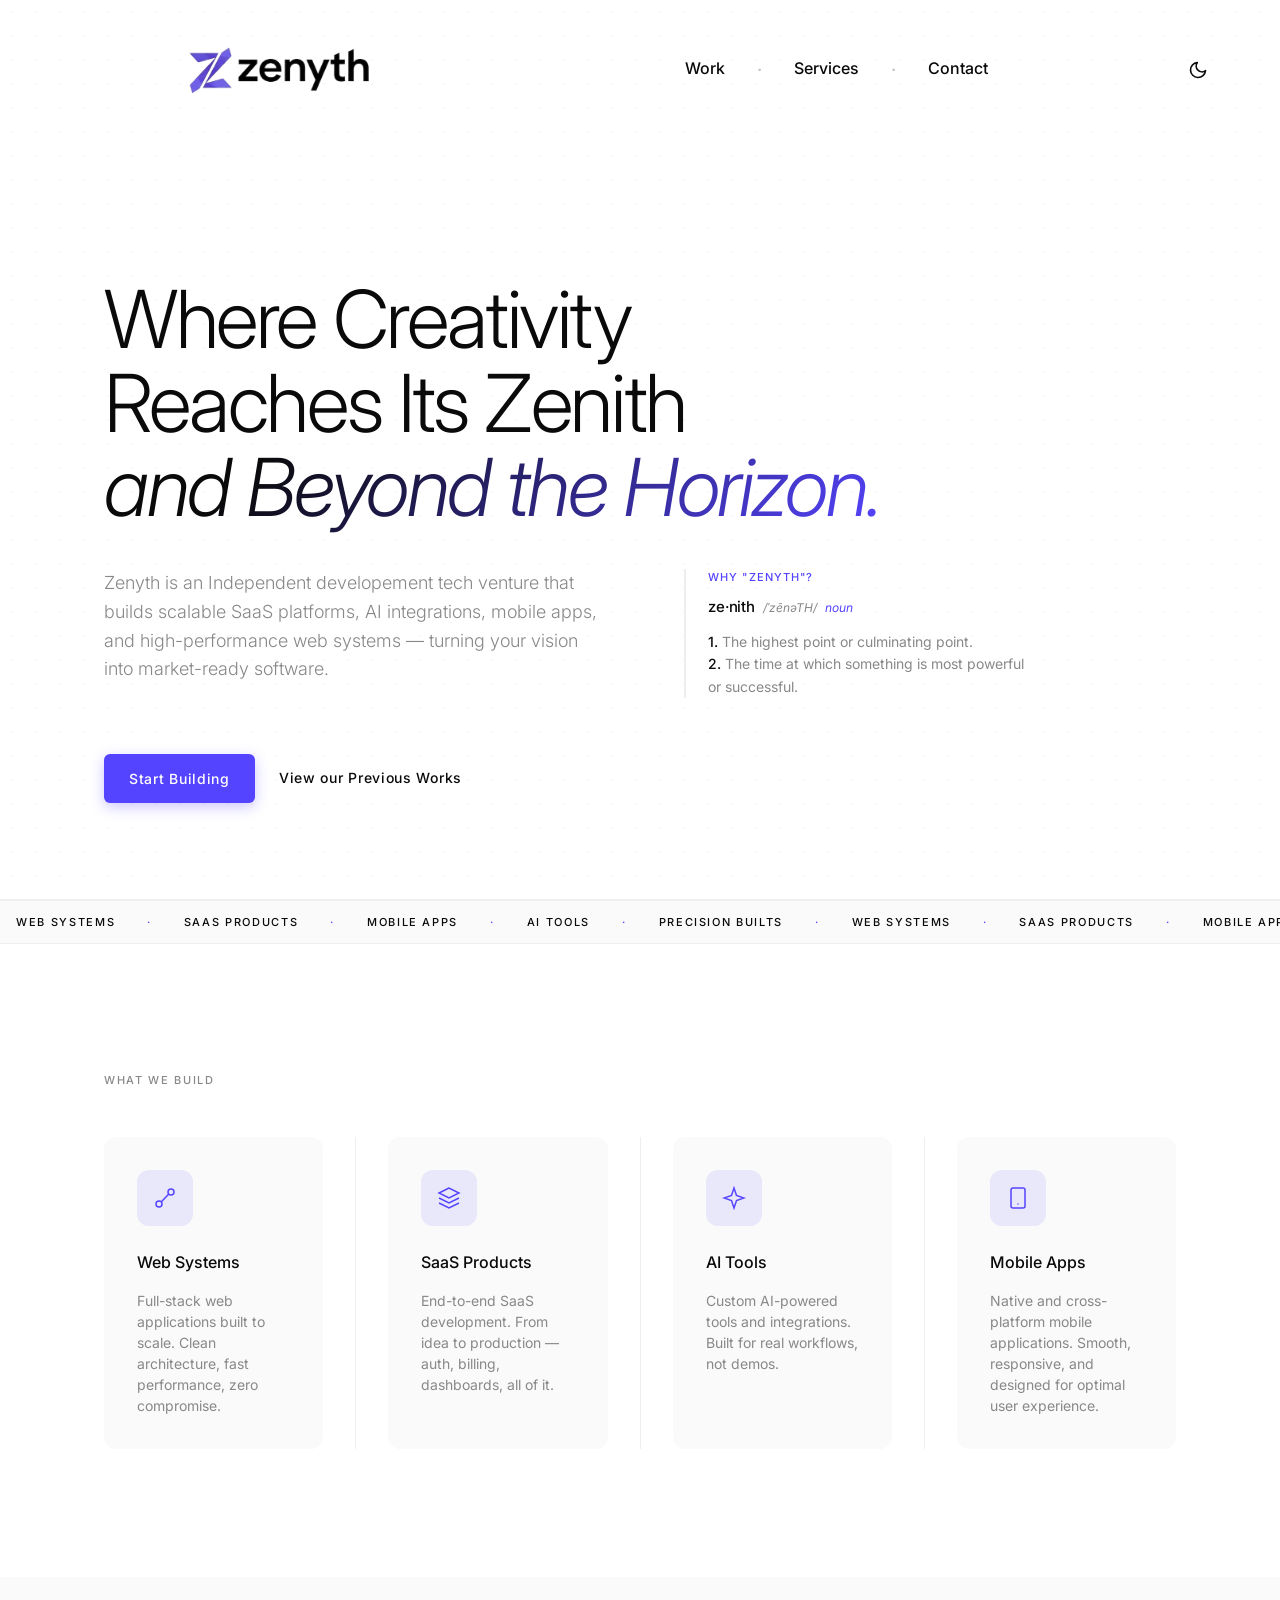
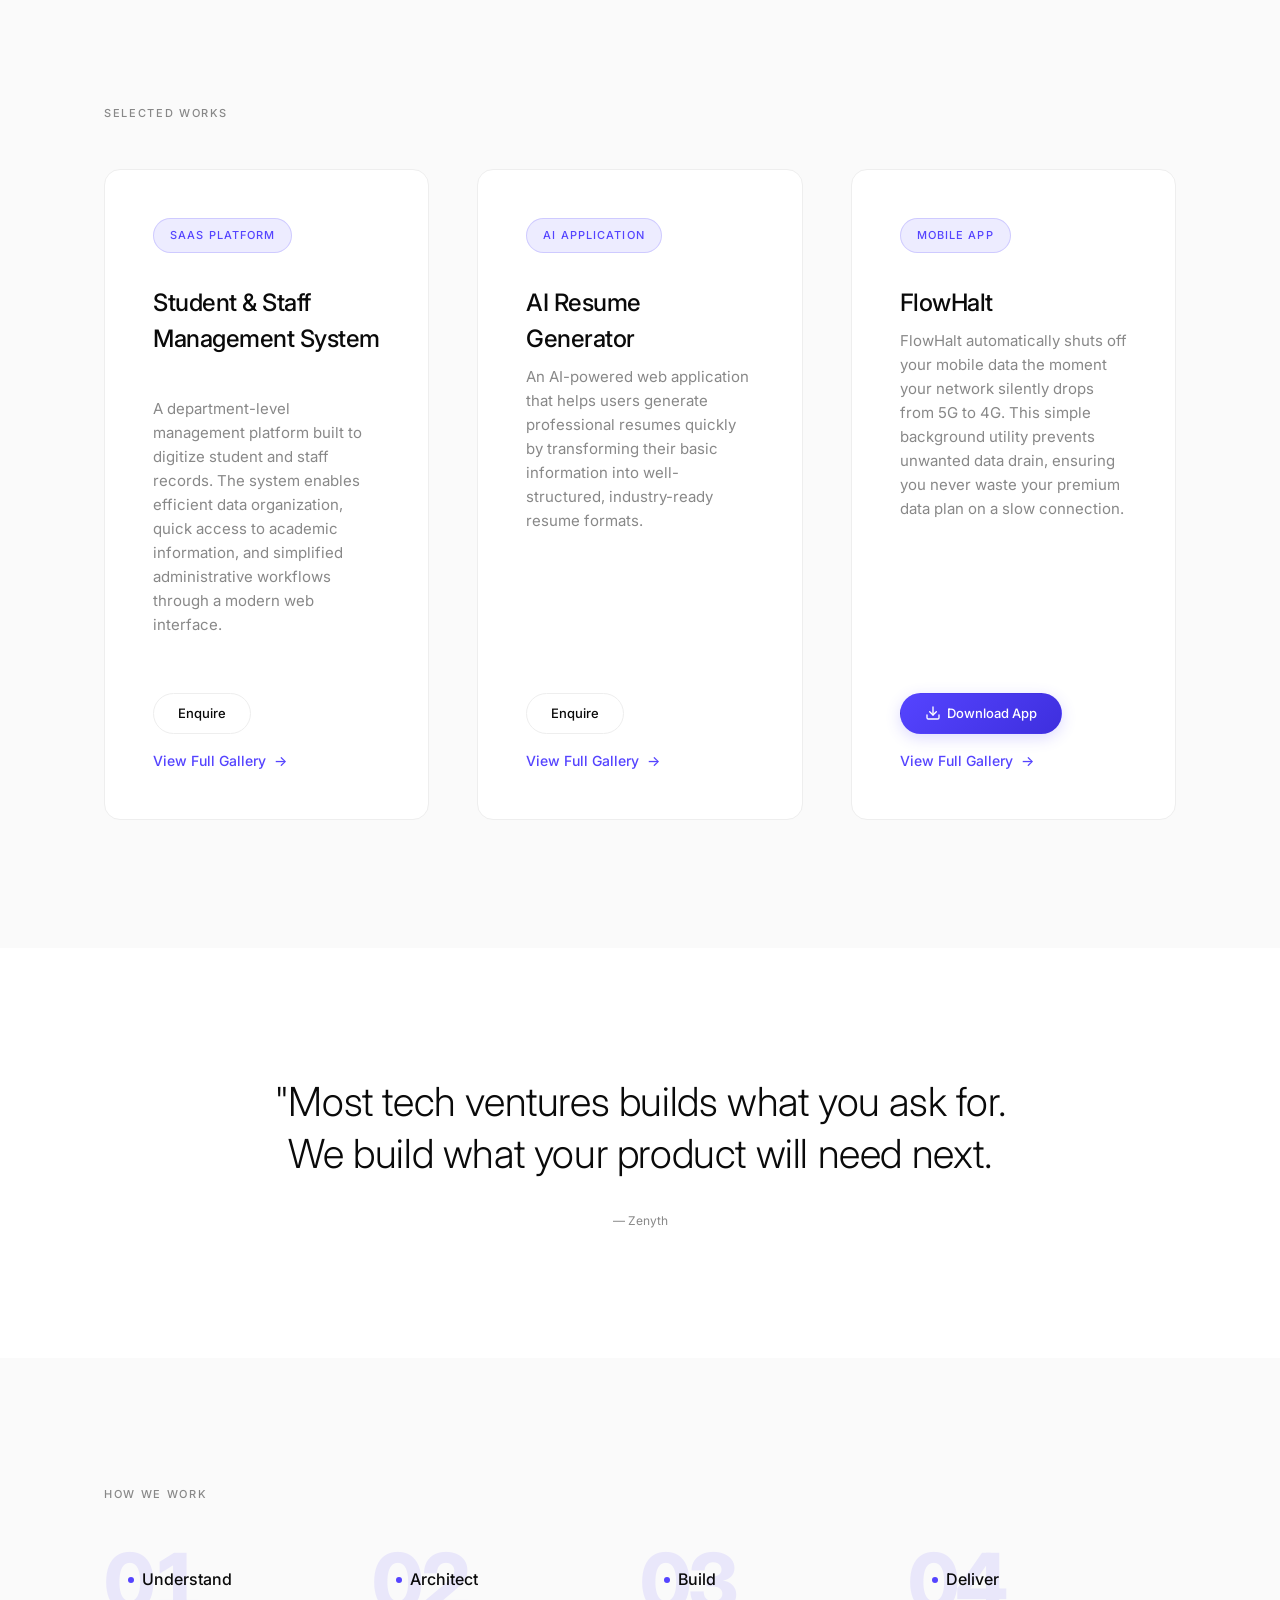
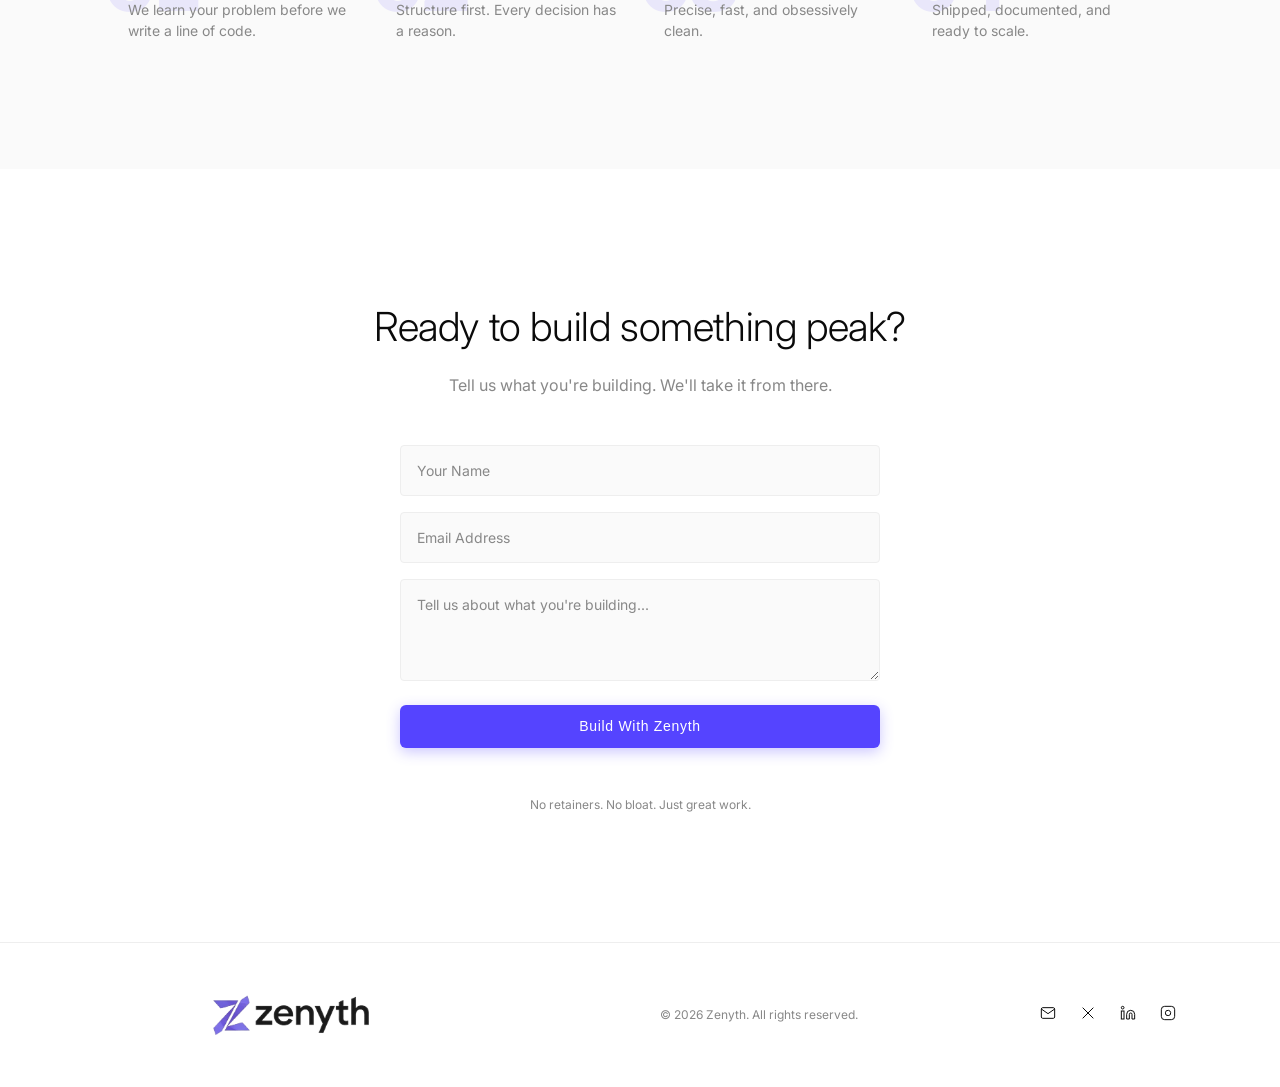
<file: index.html>
<!DOCTYPE html>
<html lang="en">
<head>
    <meta charset="UTF-8">
    <meta name="viewport" content="width=device-width, initial-scale=1.0">
    <!-- Heavy Technical SEO - OpenGraph, Twitter Cards, & Canonical -->
    <title>Zenyth | SaaS, AI Solutions & Web Development & Mobile Apps</title>
    <meta name="title" content="Zenyth | SaaS, AI Solutions & Web Development & Mobile Apps">
    <meta name="description" content="Zenyth is a tech venture specializing in scalable SaaS platforms, artificial intelligence integrations, and high-performance bespoke software engineering and mobile applications.">
    <meta name="keywords" content="SaaS development, AI solutions, web systems, custom software engineering, Zenyth, enterprise apps, digital product studio">
    <meta name="author" content="Zenyth">
    <meta name="robots" content="index, follow, max-image-preview:large, max-snippet:-1, max-video-preview:-1">
    <link rel="canonical" href="https://zenyth-in.vercel.app/">
    <meta name="theme-color" content="#ffffff">

    <!-- Open Graph (Facebook, LinkedIn) -->
    <meta property="og:type" content="website">
    <meta property="og:url" content="https://zenyth-in.vercel.app/">
    <meta property="og:title" content="Zenyth | SaaS/Web Applications & AI Solutions & Mobile Apps">
    <meta property="og:description" content="Zenyth is a tech venture specializing in scalable SaaS platforms, artificial intelligence integrations, and high-performance software.">
    <meta property="og:image" content="https://zenyth-in.vercel.app/zenyth_original.png">
    <meta property="og:site_name" content="Zenyth">

    <!-- Twitter Cards -->
    <meta name="twitter:card" content="summary_large_image">
    <meta name="twitter:url" content="https://zenyth-in.vercel.app/">
    <meta name="twitter:title" content="Zenyth | SaaS/Web Applications & AI Solutions & Mobile Apps">
    <meta name="twitter:description" content="Zenyth is a tech venture specializing in scalable SaaS platforms, artificial intelligence integrations, and high-performance software.">
    <meta name="twitter:image" content="https://zenyth-in.vercel.app/zenyth_original.png">

    <!-- LocalBusiness / Organization Schema (JSON-LD) -->
    <script type="application/ld+json">
    {
      "@context": "https://schema.org",
      "@graph": [
        {
          "@type": "Organization",
          "@id": "https://zenyth-in.vercel.app/#organization",
          "name": "Zenyth",
          "url": "https://zenyth-in.vercel.app/",
          "logo": {
            "@type": "ImageObject",
            "url": "https://zenyth-in.vercel.app/zenyth_original.png"
          },
          "description": "Zenyth is an independent tech venture that builds scalable SaaS platforms, AI integrations, and high-performance web systems.",
          "contactPoint": {
            "@type": "ContactPoint",
            "contactType": "customer support"
          }
        },
        {
          "@type": "WebSite",
          "@id": "https://zenyth-in.vercel.app/#website",
          "url": "https://zenyth-in.vercel.app/",
          "name": "Zenyth | Tech Development Studio",
          "publisher": {
            "@id": "https://zenyth-in.vercel.app/#organization"
          }
        }
      ]
    }
    </script>
    <link rel="preconnect" href="https://fonts.googleapis.com">
    <link rel="preconnect" href="https://fonts.gstatic.com" crossorigin>
    <link href="https://fonts.googleapis.com/css2?family=Inter:ital,wght@0,300;0,400;0,500;1,300;1,800&display=swap" rel="stylesheet">
    <link rel="icon" type="image/png" href="zenyth_original.png">
    <link rel="stylesheet" href="style.css?v=3">
</head>
<body>
    <!-- Navbar -->
    <nav class="navbar" id="navbar">
        <div class="nav-container">
            <div class="logo">
                <img src="zenyth_icon-with-text.png" alt="Zenyth Logo" class="nav-logo">
            </div>
            <div class="nav-links desktop-menu">
                <a href="#work" class="nav-link">Work</a>
                <span class="dot">·</span>
                <a href="#services" class="nav-link">Services</a>
                <span class="dot">·</span>
                <a href="#contact" class="nav-link">Contact</a>
            </div>
            <div class="nav-actions">
                <button id="themeToggle" class="theme-toggle-btn" aria-label="Toggle Theme">
                    <svg class="sun-icon" width="20" height="20" viewBox="0 0 24 24" fill="none" stroke="currentColor" stroke-width="2" stroke-linecap="round" stroke-linejoin="round" style="display: none;"><circle cx="12" cy="12" r="5"></circle><line x1="12" y1="1" x2="12" y2="3"></line><line x1="12" y1="21" x2="12" y2="23"></line><line x1="4.22" y1="4.22" x2="5.64" y2="5.64"></line><line x1="18.36" y1="18.36" x2="19.78" y2="19.78"></line><line x1="1" y1="12" x2="3" y2="12"></line><line x1="21" y1="12" x2="23" y2="12"></line><line x1="4.22" y1="19.78" x2="5.64" y2="18.36"></line><line x1="18.36" y1="5.64" x2="19.78" y2="4.22"></line></svg>
                    <svg class="moon-icon" width="20" height="20" viewBox="0 0 24 24" fill="none" stroke="currentColor" stroke-width="2" stroke-linecap="round" stroke-linejoin="round"><path d="M21 12.79A9 9 0 1 1 11.21 3 7 7 0 0 0 21 12.79z"></path></svg>
                </button>
                <!-- Mobile Menu Toggle -->
                <button class="mobile-menu-btn" id="mobileMenuBtn" aria-label="Toggle Menu">
                    <div class="burger-lines">
                        <span class="line line-top"></span>
                        <span class="line line-bottom"></span>
                    </div>
                </button>
            </div>
        </div>
        <!-- Mobile Dropdown -->
        <div class="mobile-nav" id="mobileNav">
            <a href="#work" class="mobile-nav-link">Work</a>
            <a href="#services" class="mobile-nav-link">Services</a>
            <a href="#contact" class="mobile-nav-link">Contact</a>
        </div>
    </nav>

    <section class="hero observer-section" id="hero">
        <div class="hero-bg-grid"></div>
        <div class="container hero-container">
            <h1 class="hero-headline">
                <div class="animate-up" style="animation-delay: 0.1s;">
                    <span class="line-1">Where Creativity</span> 
                </div>
                <div class="animate-up" style="animation-delay: 0.2s;">
                    <span class="line-1">Reaches Its Zenith</span>
                </div>
                <div class="animate-up" style="animation-delay: 0.3s;">
                    <span class="line-2">and Beyond the Horizon.</span>
                </div>
            </h1>
            <div class="hero-subcontent-row">
                <p class="hero-subline animate-up" style="animation-delay: 0.3s;">
                    Zenyth is an Independent developement tech venture that builds scalable SaaS platforms, AI integrations, mobile apps, and high-performance web systems — turning your vision into market-ready software.
                </p>

                <!-- Sleek Premium Dictionary Definition -->
                <div class="hero-definition">
                    <div class="def-pre-title">Why "Zenyth"?</div>
                    <div class="def-header">
                        <span class="def-word">ze·nith</span>
                        <span class="def-pronun">/ˈzēnəTH/</span>
                        <span class="def-pos">noun</span>
                    </div>
                    <div class="def-body">
                        <span class="def-num">1. </span>The highest point or culminating point.<br>
                        <span class="def-num">2. </span>The time at which something is most powerful or successful.
                    </div>
                </div>
            </div>

            <div class="hero-ctas animate-up" style="animation-delay: 0.4s;">
                <a href="#contact" class="btn btn-primary">Start Building</a>
                <a href="#work" class="btn btn-secondary">View our Previous Works</a>
            </div>
        </div>
        <div class="hero-bottom-line"></div>
    </section>

    <!-- Marquee Strip -->
    <section class="marquee-strip observer-section">
        <div class="marquee-track">
            <div class="marquee-content">
                <span>Web Systems</span><span class="marquee-accent">·</span>
                <span>SaaS Products</span><span class="marquee-accent">·</span>
                <span>Mobile Apps</span><span class="marquee-accent">·</span>
                <span>AI Tools</span><span class="marquee-accent">·</span>
                <span>Precision Builts</span><span class="marquee-accent">·</span>
            </div>
            <div class="marquee-content">
                <span>Web Systems</span><span class="marquee-accent">·</span>
                <span>SaaS Products</span><span class="marquee-accent">·</span>
                <span>Mobile Apps</span><span class="marquee-accent">·</span>
                <span>AI Tools</span><span class="marquee-accent">·</span>
                <span>Precision Built</span><span class="marquee-accent">·</span>
            </div>
            <div class="marquee-content">
                <span>Web Systems</span><span class="marquee-accent">·</span>
                <span>SaaS Products</span><span class="marquee-accent">·</span>
                <span>Mobile Apps</span><span class="marquee-accent">·</span>
                <span>AI Tools</span><span class="marquee-accent">·</span>
                <span>Precision Built</span><span class="marquee-accent">·</span>
            </div>
            <div class="marquee-content">
                <span>Web Systems</span><span class="marquee-accent">·</span>
                <span>SaaS Products</span><span class="marquee-accent">·</span>
                <span>Mobile Apps</span><span class="marquee-accent">·</span>
                <span>AI Tools</span><span class="marquee-accent">·</span>
                <span>Precision Built</span><span class="marquee-accent">·</span>
            </div>
        </div>
    </section>

    <!-- Services Section -->
    <section class="services observer-section" id="services">
        <div class="container">
            <div class="section-label">WHAT WE BUILD</div>
            <div class="services-grid">
                <div class="service-card delay-0">
                    <div class="service-icon">
                        <svg width="24" height="24" viewBox="0 0 24 24" fill="none" stroke="currentColor" stroke-width="1.5">
                            <circle cx="18" cy="6" r="3"/>
                            <circle cx="6" cy="18" r="3"/>
                            <path d="M15.8 8.1L8.2 15.9"/>
                        </svg>
                    </div>
                    <h3 class="service-title">Web Systems</h3>
                    <p class="service-body">Full-stack web applications built to scale. Clean architecture, fast performance, zero compromise.</p>
                </div>
                <div class="service-divider"></div>
                <div class="service-card delay-1">
                    <div class="service-icon">
                        <svg width="24" height="24" viewBox="0 0 24 24" fill="none" stroke="currentColor" stroke-width="1.5">
                            <polygon points="12 2 2 7 12 12 22 7 12 2"/>
                            <polyline points="2 12 12 17 22 12"/>
                            <polyline points="2 17 12 22 22 17"/>
                        </svg>
                    </div>
                    <h3 class="service-title">SaaS Products</h3>
                    <p class="service-body">End-to-end SaaS development. From idea to production &mdash; auth, billing, dashboards, all of it.</p>
                </div>
                <div class="service-divider"></div>
                <div class="service-card delay-2">
                    <div class="service-icon">
                        <svg width="24" height="24" viewBox="0 0 24 24" fill="none" stroke="currentColor" stroke-width="1.5">
                            <path d="M12 2L14.5 9.5L22 12L14.5 14.5L12 22L9.5 14.5L2 12L9.5 9.5L12 2Z"/>
                        </svg>
                    </div>
                    <h3 class="service-title">AI Tools</h3>
                    <p class="service-body">Custom AI-powered tools and integrations. Built for real workflows, not demos.</p>
                </div>
                <div class="service-divider"></div>
                <div class="service-card delay-3">
                    <div class="service-icon">
                        <svg width="24" height="24" viewBox="0 0 24 24" fill="none" stroke="currentColor" stroke-width="1.5" stroke-linecap="round" stroke-linejoin="round">
                            <rect x="5" y="2" width="14" height="20" rx="2" ry="2"></rect>
                            <line x1="12" y1="18" x2="12.01" y2="18"></line>
                        </svg>
                    </div>
                    <h3 class="service-title">Mobile Apps</h3>
                    <p class="service-body">Native and cross-platform mobile applications. Smooth, responsive, and designed for optimal user experience.</p>
                </div>
            </div>
        </div>
    </section>

    <!-- Works Section -->
    <section class="works observer-section" id="work">
        <div class="container container-large">
            <div class="section-label">SELECTED WORKS</div>
            <div class="works-grid">
                <div class="work-card delay-0">
                    <div class="work-tag">SaaS Platform</div>
                    <h3 class="work-title">Student & Staff Management System <span style="font-size: 16px; font-weight: 300; display: block; color: rgba(255,255,255,0.6); margin-top: 8px;">Annamalai University</span></h3>
                    <p class="work-desc">A department-level management platform built to digitize student and staff records. The system enables efficient data organization, quick access to academic information, and simplified administrative workflows through a modern web interface.</p>
                    <div style="flex-grow: 1;"></div>
                    <div style="margin-top: 2rem; display: flex; align-items: center; justify-content: space-between; flex-wrap: wrap; gap: 1rem;">
                        <a href="#contact" class="card-btn card-enquire-btn" onclick="event.stopPropagation();">Enquire</a>
                        <a href="saas-gallery.html" class="work-link" style="text-decoration: none; margin-top: 0;">
                            View Full Gallery <span class="arrow">&rarr;</span>
                        </a>
                    </div>
                </div>
                <div class="work-card delay-1">
                    <div class="work-tag">AI Application</div>
                    <h3 class="work-title">AI Resume Generator</h3>
                    <p class="work-desc">An AI-powered web application that helps users generate professional resumes quickly by transforming their basic information into well-structured, industry-ready resume formats.</p>
                    <div style="flex-grow: 1;"></div>
                    <div style="margin-top: 2rem; display: flex; align-items: center; justify-content: space-between; flex-wrap: wrap; gap: 1rem;">
                        <a href="#contact" class="card-btn card-enquire-btn" onclick="event.stopPropagation();">Enquire</a>
                        <a href="ai-gallery.html" class="work-link" style="text-decoration: none; margin-top: 0;">
                            View Full Gallery <span class="arrow">&rarr;</span>
                        </a>
                    </div>
                </div>
                <div class="work-card delay-0">
                    <div class="work-tag">Mobile App</div>
                    <h3 class="work-title">FlowHalt</h3>
                    <p class="work-desc" style="white-space: pre-line;">FlowHalt automatically shuts off your mobile data the moment your network silently drops from 5G to 4G. This simple background utility prevents unwanted data drain, ensuring you never waste your premium data plan on a slow connection.</p>
                    <div style="flex-grow: 1;"></div>
                    <div style="margin-top: 2rem; display: flex; align-items: center; justify-content: space-between; flex-wrap: wrap; gap: 1rem;">
                        <a href="https://pub-9592bdd9343e459faa268f0c9be035c6.r2.dev/flowhalt_1.0.apk" class="card-btn card-download-btn" onclick="event.stopPropagation();">
                            <svg width="16" height="16" viewBox="0 0 24 24" fill="none" stroke="currentColor" stroke-width="2" stroke-linecap="round" stroke-linejoin="round" style="margin-right: 6px;"><path d="M21 15v4a2 2 0 0 1-2 2H5a2 2 0 0 1-2-2v-4"></path><polyline points="7 10 12 15 17 10"></polyline><line x1="12" y1="15" x2="12" y2="3"></line></svg>
                            Download App
                        </a>
                        <a href="flowhalt-gallery.html" class="work-link" style="text-decoration: none; margin-top: 0;">
                            View Full Gallery <span class="arrow">&rarr;</span>
                        </a>
                    </div>
                </div>
            </div>
        </div>
    </section>

    <!-- Philosophy Section -->
    <section class="philosophy observer-section">
        <div class="container philosophy-container">
            <h2 class="philosophy-quote">
                "Most tech ventures builds what you ask for.<br>
                We build what your product will need next.
            </h2>
            <div class="philosophy-attribution">&mdash; Zenyth</div>
        </div>
    </section>

    <!-- Process Section -->
    <section class="process observer-section" id="process">
        <div class="container">
            <div class="section-label">HOW WE WORK</div>
            <div class="process-timeline">
                <div class="process-line"></div>
                <div class="process-step delay-0">
                    <div class="step-watermark">01</div>
                    <div class="step-content">
                        <span class="step-name">Understand</span>
                        <span class="step-desc">We learn your problem before we write a line of code.</span>
                    </div>
                </div>
                <div class="process-step delay-1">
                    <div class="step-watermark">02</div>
                    <div class="step-content">
                        <span class="step-name">Architect</span>
                        <span class="step-desc">Structure first. Every decision has a reason.</span>
                    </div>
                </div>
                <div class="process-step delay-2">
                    <div class="step-watermark">03</div>
                    <div class="step-content">
                        <span class="step-name">Build</span>
                        <span class="step-desc">Precise, fast, and obsessively clean.</span>
                    </div>
                </div>
                <div class="process-step delay-3">
                    <div class="step-watermark">04</div>
                    <div class="step-content">
                        <span class="step-name">Deliver</span>
                        <span class="step-desc">Shipped, documented, and ready to scale.</span>
                    </div>
                </div>
            </div>
        </div>
    </section>

    <!-- CTA Section -->
    <section class="cta observer-section" id="contact">
        <div class="container cta-container">
            <h2 class="cta-headline">Ready to build something peak?</h2>
            <p class="cta-subline">Tell us what you're building. We'll take it from there.</p>
            <form action="https://formspree.io/f/maqpoebb" method="POST" class="contact-form">
                <input type="text" name="name" placeholder="Your Name" required class="form-input">
                <input type="email" name="email" placeholder="Email Address" required class="form-input">
                <textarea name="message" placeholder="Tell us about what you're building..." required class="form-input form-textarea" rows="4"></textarea>
                <button type="submit" class="btn btn-primary cta-btn">Build With Zenyth</button>
            </form>
            <div class="cta-meta">No retainers. No bloat. Just great work.</div>
        </div>
    </section>

    <!-- Footer -->
    <footer class="footer">
        <div class="container footer-container">
            <div class="footer-left" style="display: flex; align-items: center;">
                <img src="zenyth_icon-with-text.png" alt="Zenyth Logo" class="footer-logo" style="height: 80px;">
            </div>
            <div class="footer-center">
                &copy; 2026 Zenyth. All rights reserved.
            </div>
            <div class="footer-right">
                <a href="mailto:workwithzenyth@gmail.com" class="social-icon" aria-label="Email">
                    <svg width="16" height="16" viewBox="0 0 24 24" fill="none" stroke="currentColor" stroke-width="1.5">
                        <path d="M4 4h16c1.1 0 2 .9 2 2v12c0 1.1-.9 2-2 2H4c-1.1 0-2-.9-2-2V6c0-1.1.9-2 2-2z"></path>
                        <polyline points="22 6 12 13 2 6"></polyline>
                    </svg>
                </a>
                <a href="https://x.com/Zenyth_in" class="social-icon" aria-label="X">
                    <svg width="16" height="16" viewBox="0 0 24 24" fill="none" stroke="currentColor" stroke-width="1.5">
                        <path d="M4 4l16 16m-16 0L20 4"/>
                    </svg>
                </a>
                <a href="https://linkedin.com/company/zenyth-in" class="social-icon" aria-label="LinkedIn">
                    <svg width="16" height="16" viewBox="0 0 24 24" fill="none" stroke="currentColor" stroke-width="1.5">
                        <path d="M16 8a6 6 0 0 1 6 6v7h-4v-7a2 2 0 0 0-2-2 2 2 0 0 0-2 2v7h-4v-7a6 6 0 0 1 6-6z"></path>
                        <rect x="2" y="9" width="4" height="12"></rect>
                        <circle cx="4" cy="4" r="2"></circle>
                    </svg>
                </a>
                <a href="https://www.instagram.com/zenyth.in/" class="social-icon" aria-label="Instagram">
                    <svg width="16" height="16" viewBox="0 0 24 24" fill="none" stroke="currentColor" stroke-width="1.5">
                        <rect x="2" y="2" width="20" height="20" rx="5" ry="5"></rect>
                        <path d="M16 11.37A4 4 0 1 1 12.63 8 4 4 0 0 1 16 11.37z"></path>
                        <line x1="17.5" y1="6.5" x2="17.51" y2="6.5"></line>
                    </svg>
                </a>
            </div>
        </div>
    </footer>



    <!-- Back to Top Button -->
    <button class="back-to-top" id="backToTop" aria-label="Back to top">
        <svg width="20" height="20" viewBox="0 0 24 24" fill="none" stroke="currentColor" stroke-width="2" stroke-linecap="round" stroke-linejoin="round">
            <polyline points="18 15 12 9 6 15"></polyline>
        </svg>
    </button>

    <script src="script.js?v=3"></script>
</body>
</html>
</file>
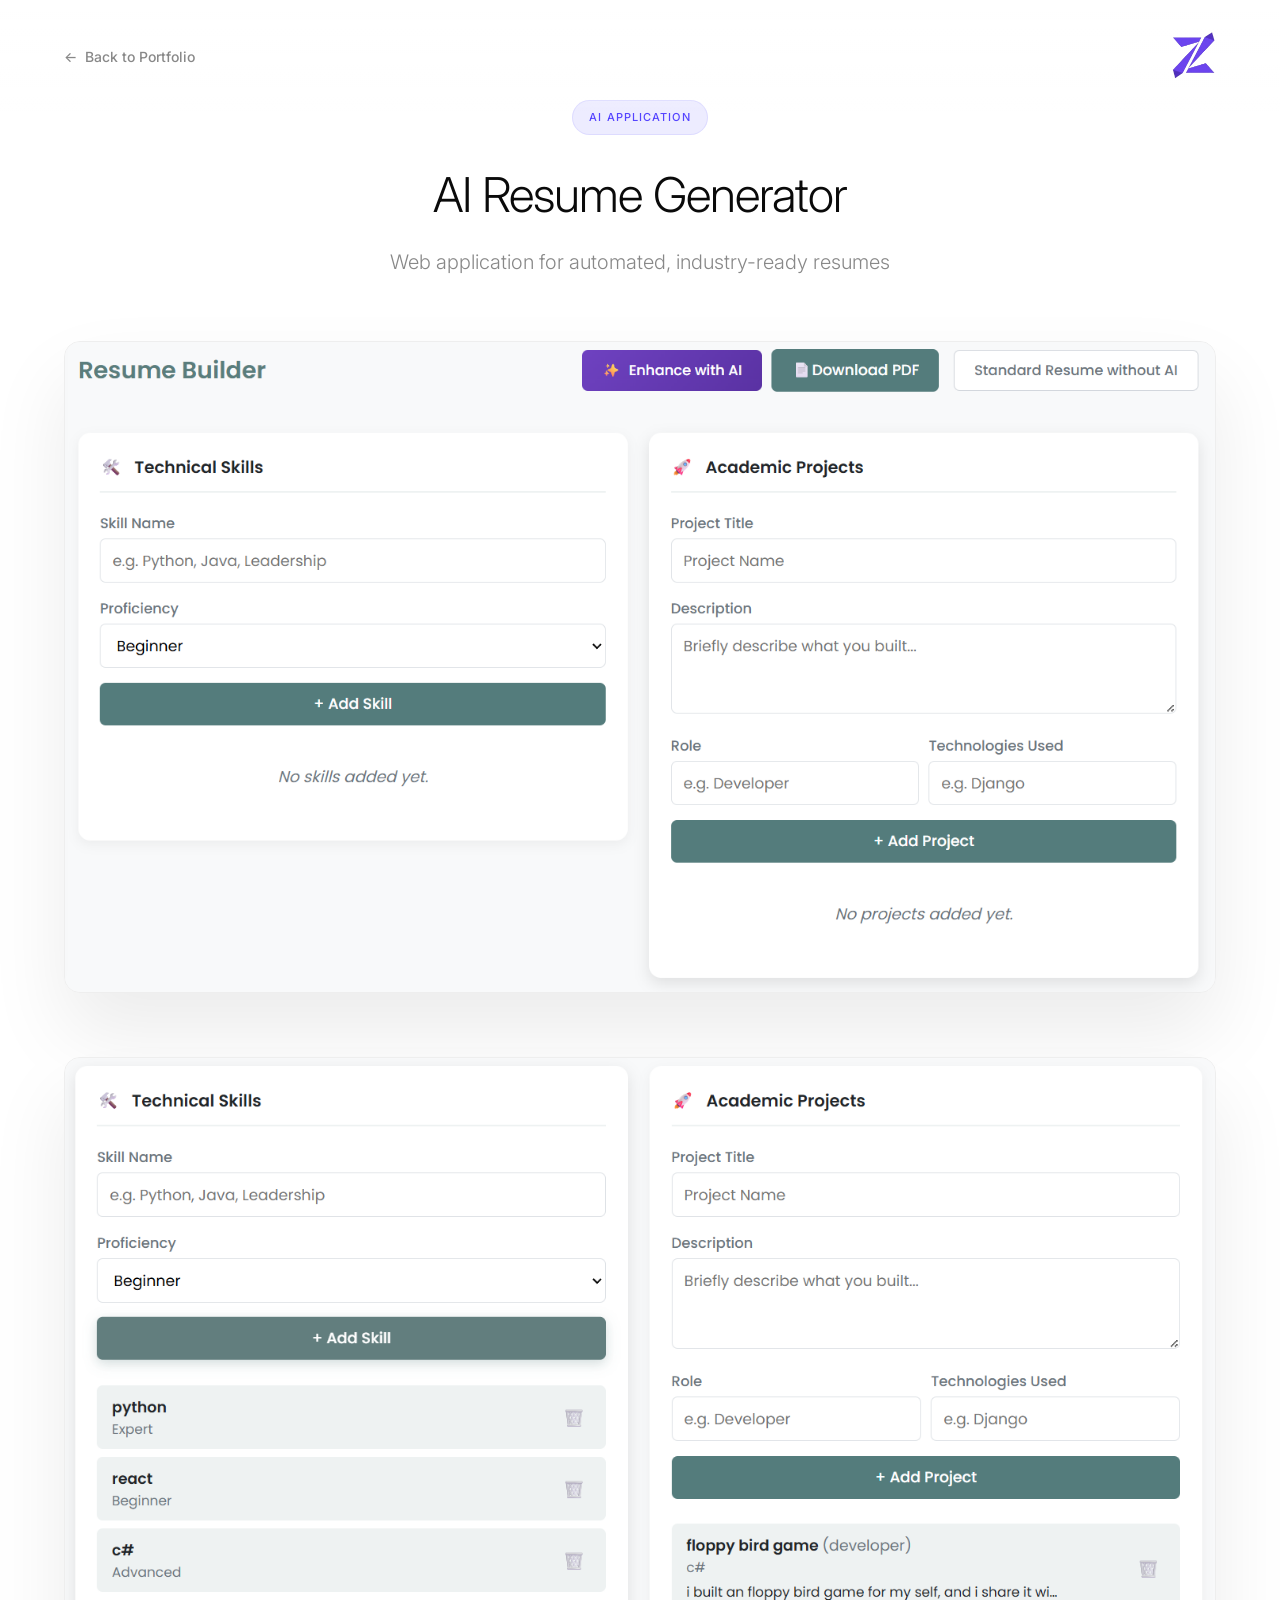
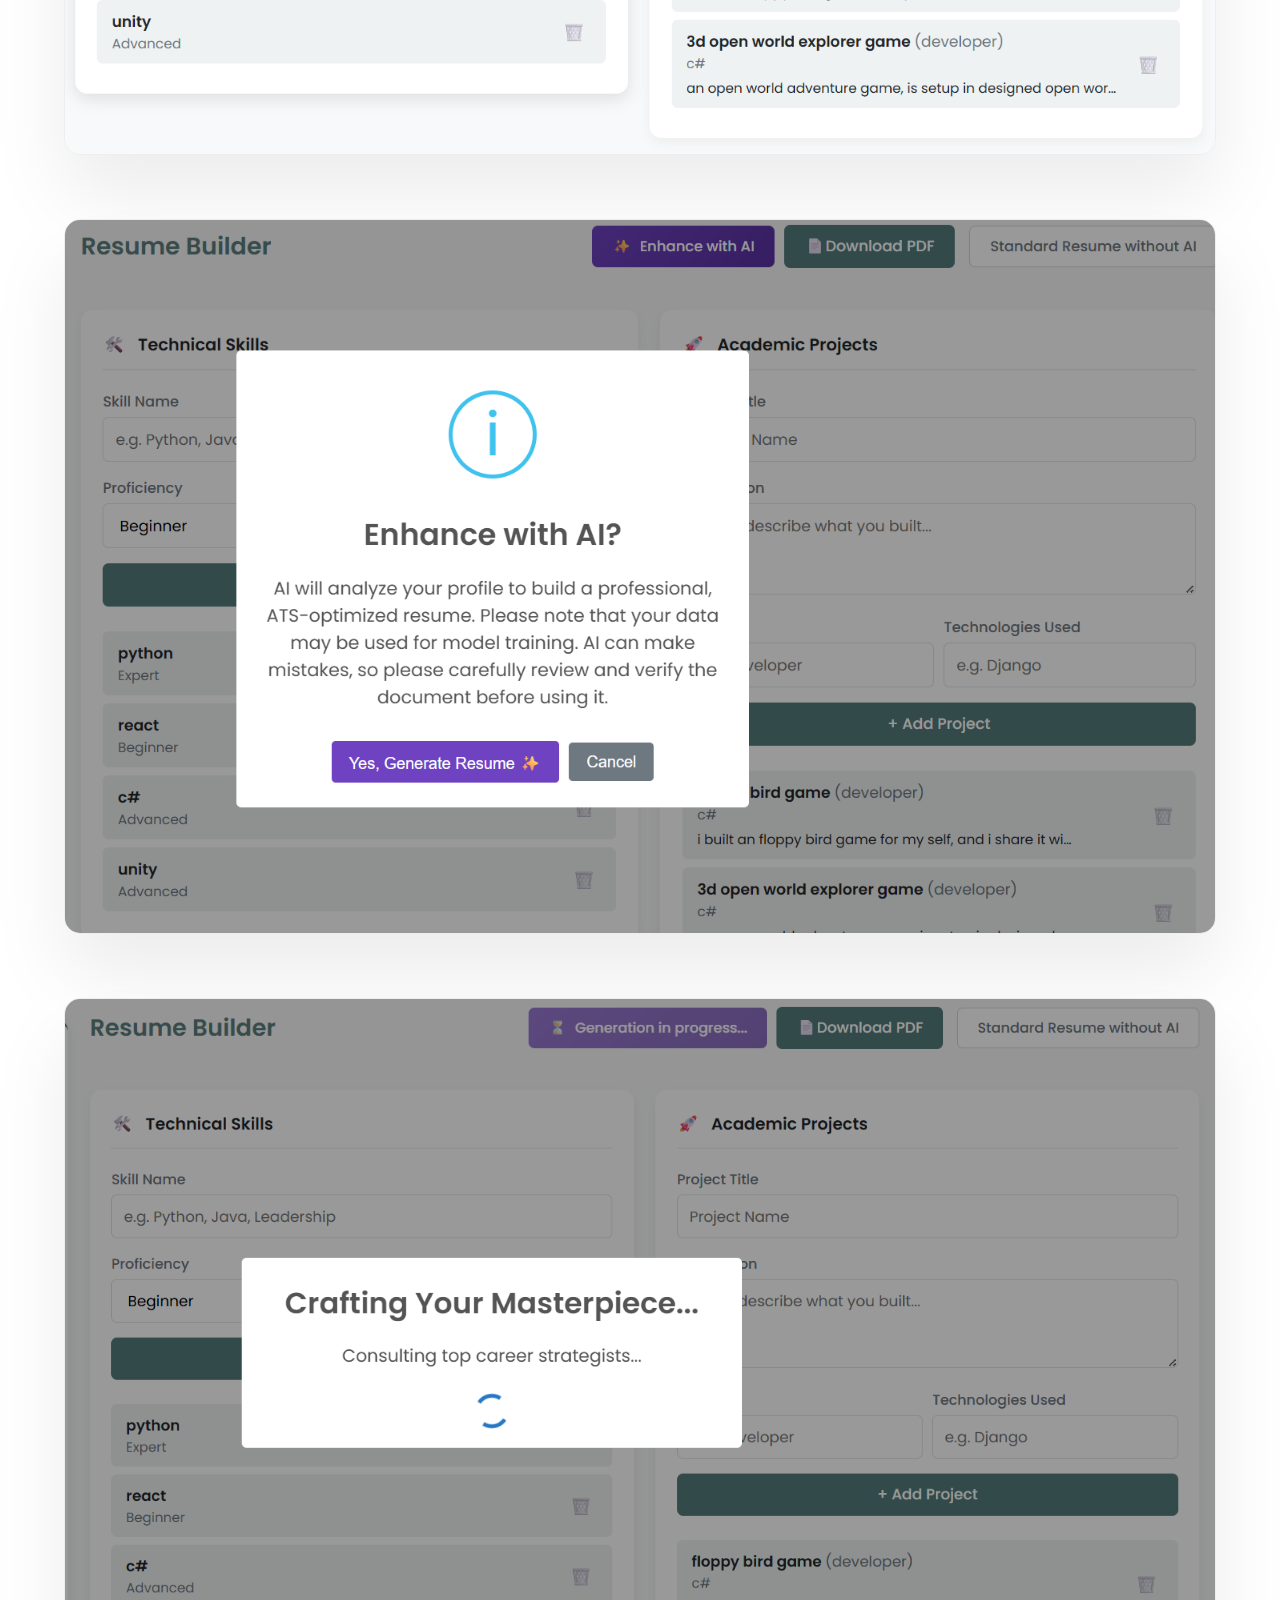
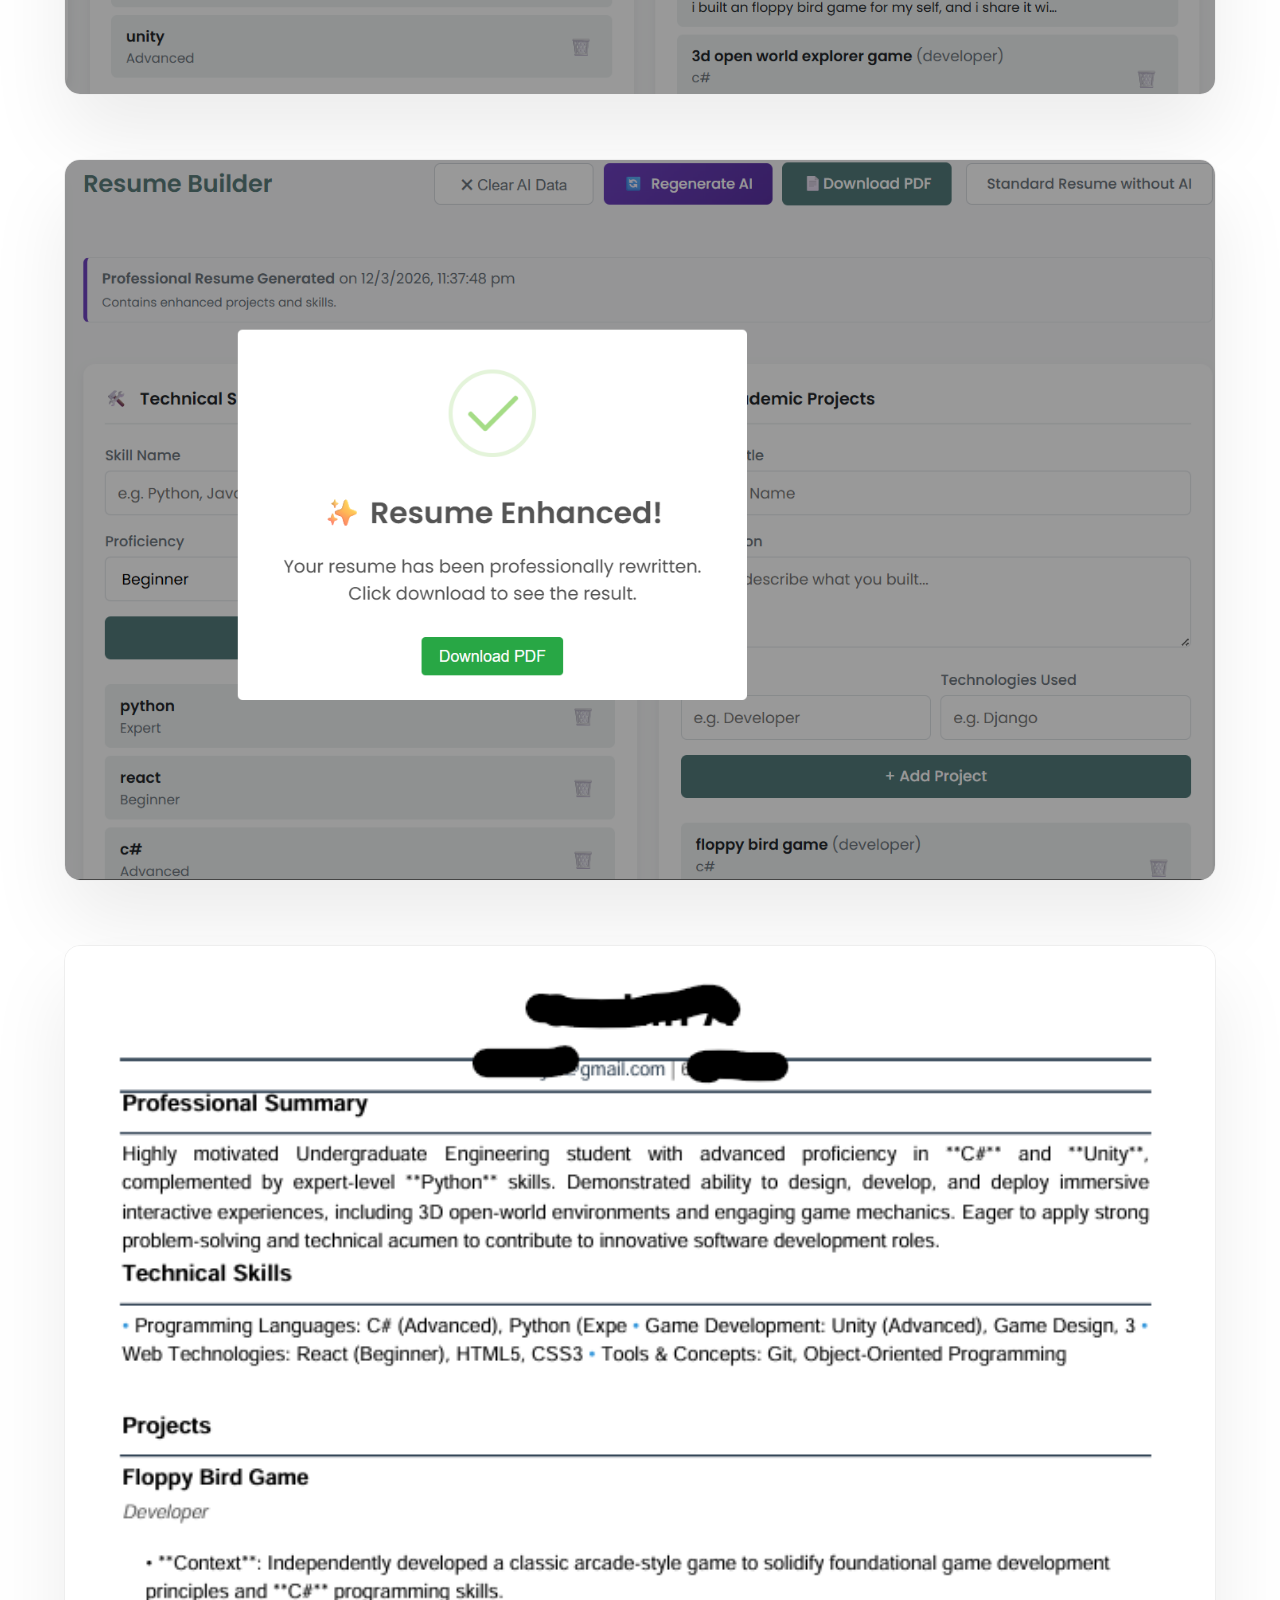
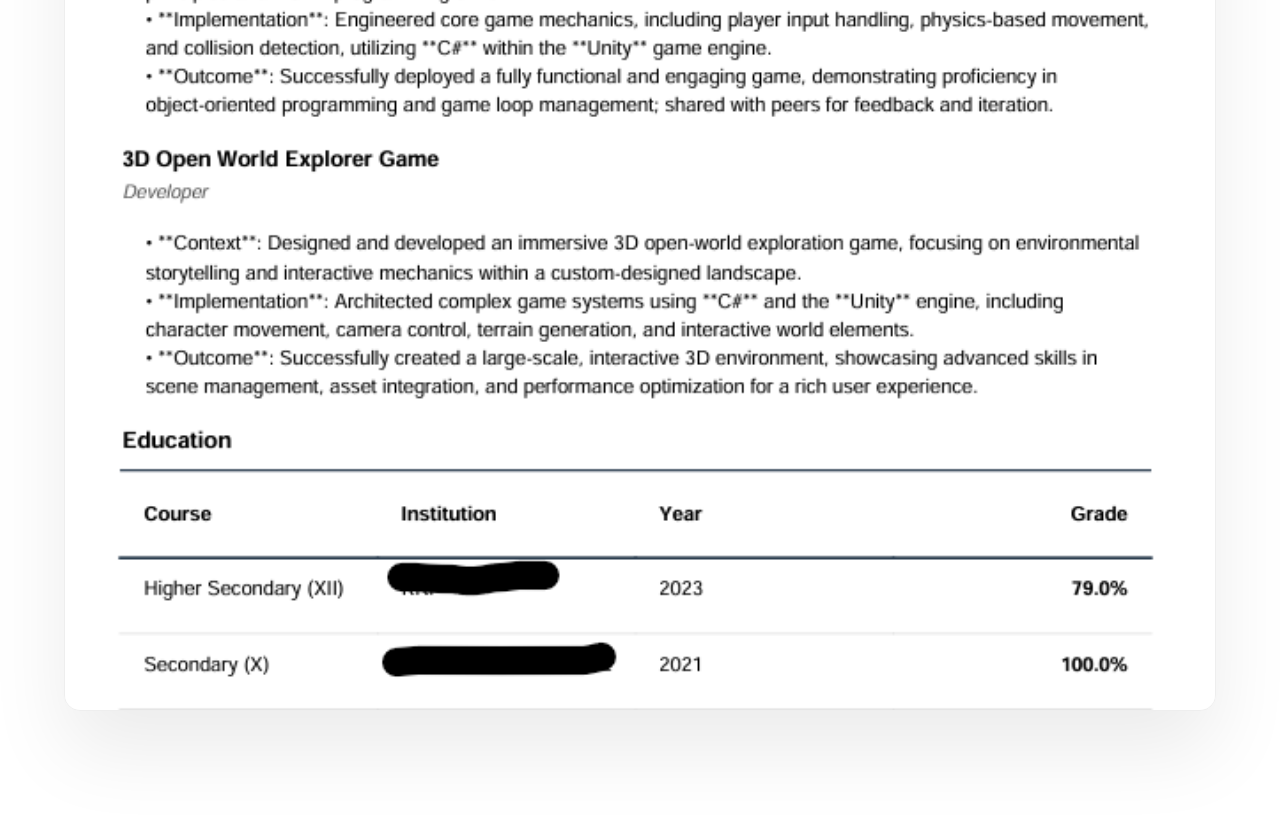
<file: ai-gallery.html>
<!DOCTYPE html>
<html lang="en">
<head>
    <meta charset="UTF-8">
    <meta name="viewport" content="width=device-width, initial-scale=1.0">
    <!-- Heavy Technical SEO -->
    <title>AI Resume Generator | AI Application by Zenyth</title>
    <meta name="title" content="AI Resume Generator | AI Application by Zenyth">
    <meta name="description" content="An AI-powered web application built by Zenyth that transforms basic user data into well-structured, industry-ready professional resumes instantly.">
    <meta name="robots" content="index, follow, max-image-preview:large, max-snippet:-1">
    <link rel="canonical" href="https://zenyth-in.vercel.app/ai-gallery.html">
    <meta name="theme-color" content="#ffffff">

    <!-- Open Graph -->
    <meta property="og:type" content="article">
    <meta property="og:url" content="https://zenyth-in.vercel.app/ai-gallery.html">
    <meta property="og:title" content="AI Resume Generator | AI Application by Zenyth">
    <meta property="og:description" content="An AI-powered web application built by Zenyth that transforms basic user data into professional resumes instantly.">
    <meta property="og:image" content="https://zenyth-in.vercel.app/ai_scrrenshots/Screenshot 2026-03-12 232828.png">
    
    <!-- JSON-LD Schema -->
    <script type="application/ld+json">
    {
      "@context": "https://schema.org",
      "@type": "SoftwareApplication",
      "name": "AI Resume Generator",
      "operatingSystem": "Web",
      "applicationCategory": "ProductivityApplication",
      "creator": {
        "@type": "Organization",
        "name": "Zenyth",
        "url": "https://zenyth-in.vercel.app/"
      },
      "description": "An AI-powered web application that transforms basic user data into professional resumes instantly."
    }
    </script>
    <link href="https://fonts.googleapis.com/css2?family=Inter:wght@300;400;500;600&display=swap" rel="stylesheet">
    <link rel="stylesheet" href="style.css?v=3">
    <link rel="icon" type="image/png" href="zenyth_original.png">

    <style>
        body {
            background-color: var(--bg-main);
            color: var(--text-primary);
            overflow-x: hidden;
            padding-top: 100px;
        }

        .gallery-nav {
            position: fixed;
            top: 0;
            left: 0;
            width: 100%;
            padding: 2rem 5%;
            display: flex;
            justify-content: space-between;
            align-items: center;
            z-index: 100;
            background: linear-gradient(to bottom, var(--bg-main) 10%, transparent 100%);
        }

        .back-btn {
            display: inline-flex;
            align-items: center;
            gap: 0.5rem;
            color: var(--text-secondary);
            text-decoration: none;
            font-size: 14px;
            font-weight: 500;
            transition: color 0.3s ease;
        }

        .back-btn:hover {
            color: var(--text-primary);
        }

        .gallery-header {
            text-align: center;
            margin-bottom: 4rem;
        }

        .gallery-tag {
            display: inline-block;
            background: var(--accent-light);
            padding: 0.5rem 1rem;
            border-radius: 20px;
            font-size: 11px;
            font-weight: 500;
            text-transform: uppercase;
            letter-spacing: 0.1em;
            color: var(--accent);
            border: 1px solid var(--accent-light);
            margin-bottom: 1.5rem;
        }

        .gallery-title {
            font-size: 48px;
            font-weight: 300;
            letter-spacing: -0.02em;
            margin-bottom: 1rem;
        }

        .gallery-subtitle {
            color: var(--text-secondary);
            font-size: 20px;
            font-weight: 300;
        }

        .gallery-container {
            max-width: 1400px;
            margin: 0 auto;
            padding: 0 5%;
            display: flex;
            flex-direction: column;
            gap: 4rem;
            padding-bottom: 8rem;
        }

        .gallery-image-wrapper {
            width: 100%;
            border-radius: 16px;
            overflow: hidden;
            background: var(--bg-surface);
            border: 1px solid var(--border-color);
            box-shadow: 0 40px 80px rgba(0,0,0,0.08);
            transition: transform 0.6s var(--ease-premium), box-shadow 0.6s ease, border-color 0.6s ease;
        }

        .gallery-image-wrapper:hover {
            transform: translateY(-10px) scale(1.02);
            box-shadow: 0 60px 100px rgba(0,0,0,0.12);
            border-color: var(--accent);
        }

        .gallery-img {
            width: 100%;
            height: auto;
            display: block;
        }
        
        @media (max-width: 768px) {
            body { 
                padding-top: 80px; 
            }
            .gallery-nav { 
                padding: 1rem 5%; 
                background: linear-gradient(to bottom, var(--bg-main) 10%, transparent 100%);
            }
            .gallery-nav img {
                height: 32px !important;
            }
            .back-btn {
                font-size: 13px;
            }
            .gallery-header { 
                margin-bottom: 2.5rem; 
                padding: 0 5%;
            }
            .gallery-tag {
                font-size: 10px;
                padding: 0.4rem 0.8rem;
                margin-bottom: 1rem;
            }
            .gallery-title { 
                font-size: 32px; 
                line-height: 1.15;
                margin-bottom: 0.75rem;
                letter-spacing: -0.01em;
            }
            .gallery-subtitle { 
                font-size: 15px; 
                line-height: 1.5;
            }
            .gallery-container { 
                gap: 2rem;
                padding: 0 1rem;
                padding-bottom: 5rem;
            }
            .gallery-image-wrapper {
                border-radius: 12px;
                box-shadow: 0 20px 40px rgba(0,0,0,0.06);
                border: 1px solid var(--border-color);
            }
            .gallery-image-wrapper:hover {
                transform: none;
                box-shadow: 0 20px 40px rgba(0,0,0,0.06);
                border-color: var(--border-color);
            }
        }
    </style>
</head>
<body>

    <nav class="gallery-nav">
        <a href="index.html#work" class="back-btn">
            <span>&larr;</span> Back to Portfolio
        </a>
        <img src="zenyth_original.png" alt="Zenyth" style="height: 48px;">
    </nav>

    <div class="gallery-header animate-up">
        <div class="gallery-tag">AI Application</div>
        <h1 class="gallery-title">AI Resume Generator</h1>
        <div class="gallery-subtitle">Web application for automated, industry-ready resumes</div>
    </div>

    <div class="gallery-container">

        <div class="gallery-image-wrapper observer-section">
            <img src="ai_scrrenshots/Screenshot 2026-03-12 232828.png" alt="Generator Interface" class="gallery-img">
        </div>
        <div class="gallery-image-wrapper observer-section">
            <img src="ai_scrrenshots/Screenshot 2026-03-12 233554.png" alt="Output Settings" class="gallery-img">
        </div>
        <div class="gallery-image-wrapper observer-section">
            <img src="ai_scrrenshots/Screenshot 2026-03-12 233730.png" alt="Resume Preview" class="gallery-img">
        </div>
        <div class="gallery-image-wrapper observer-section">
            <img src="ai_scrrenshots/Screenshot 2026-03-12 233800.png" alt="Export Output" class="gallery-img">
        </div>
        <div class="gallery-image-wrapper observer-section">
            <img src="ai_scrrenshots/Screenshot 2026-03-12 233822.png" alt="AI Feature Flow" class="gallery-img">
        </div>
        <div class="gallery-image-wrapper observer-section">
            <img src="ai_scrrenshots/Screenshot 2026-03-12 234117.png" alt="AI Feature Flow" class="gallery-img">
        </div>
    </div>

    <script src="script.js?v=3"></script>
</body>
</html>
</file>
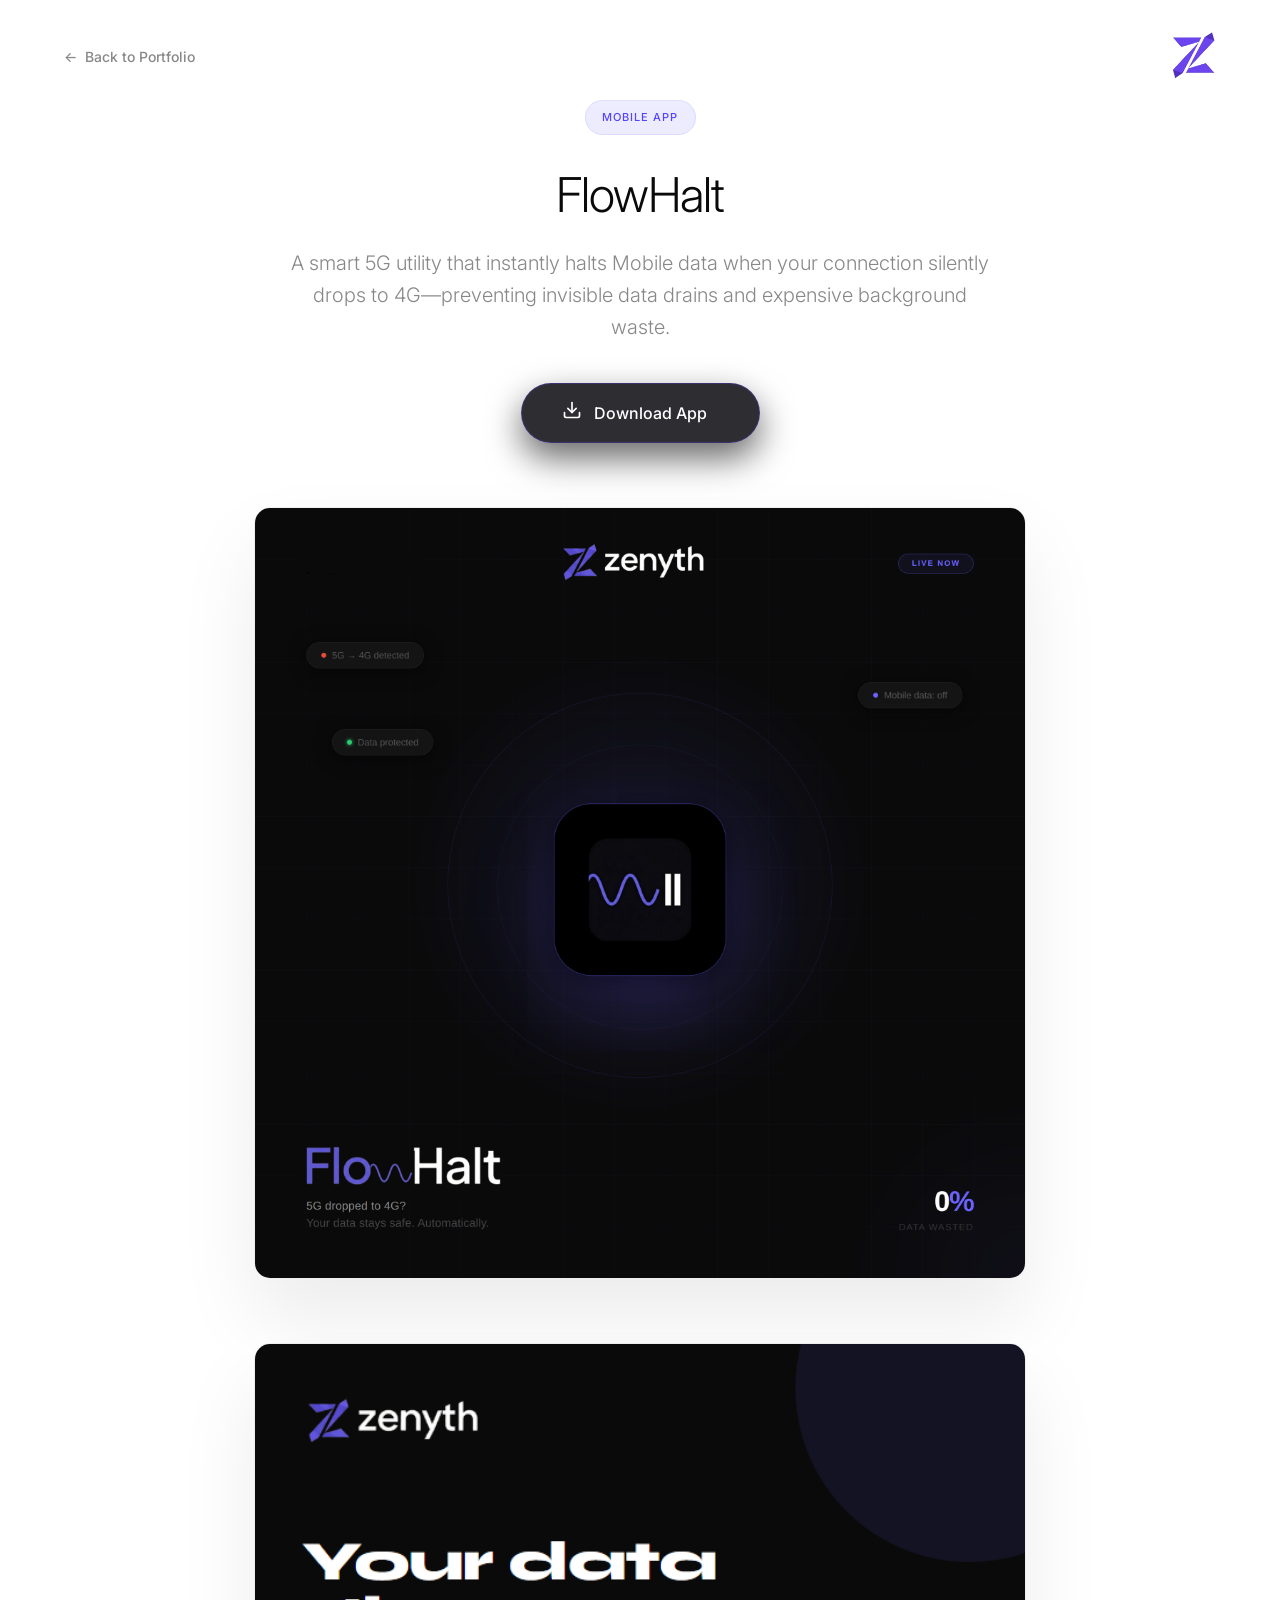
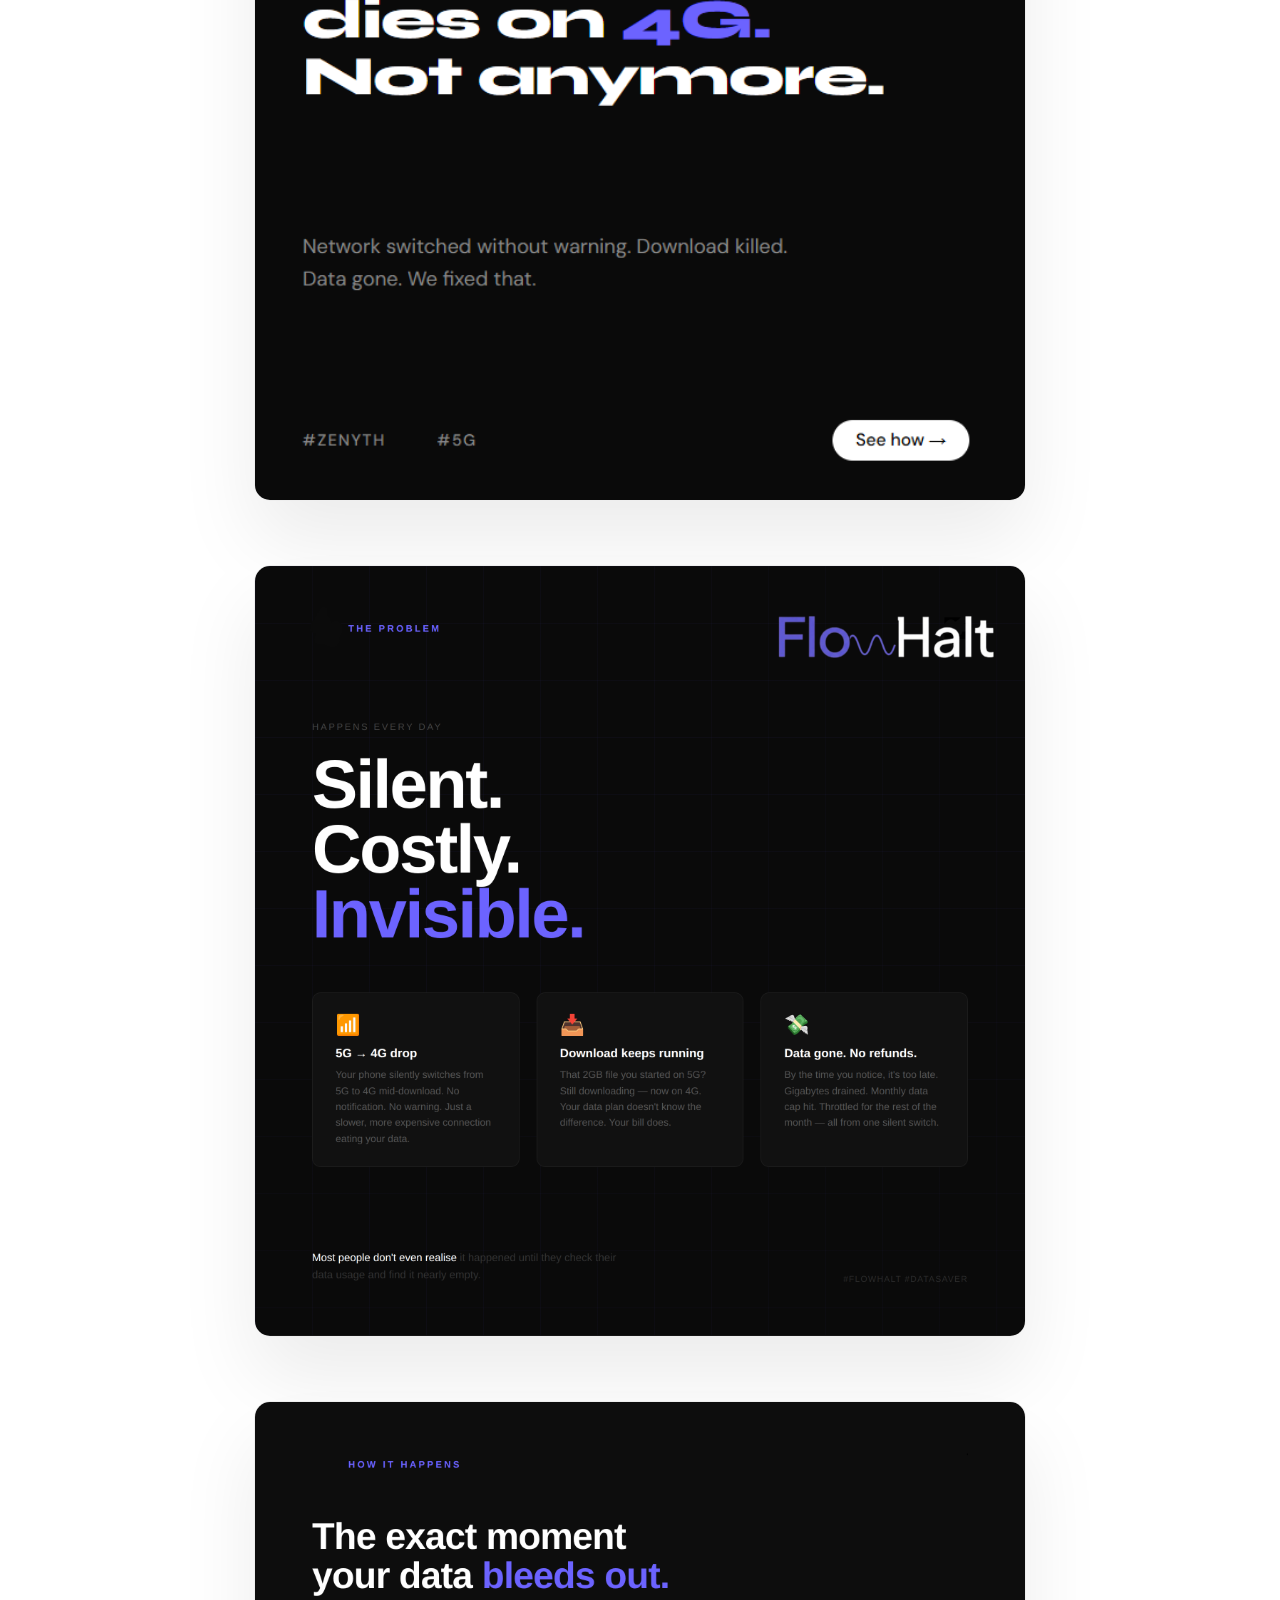
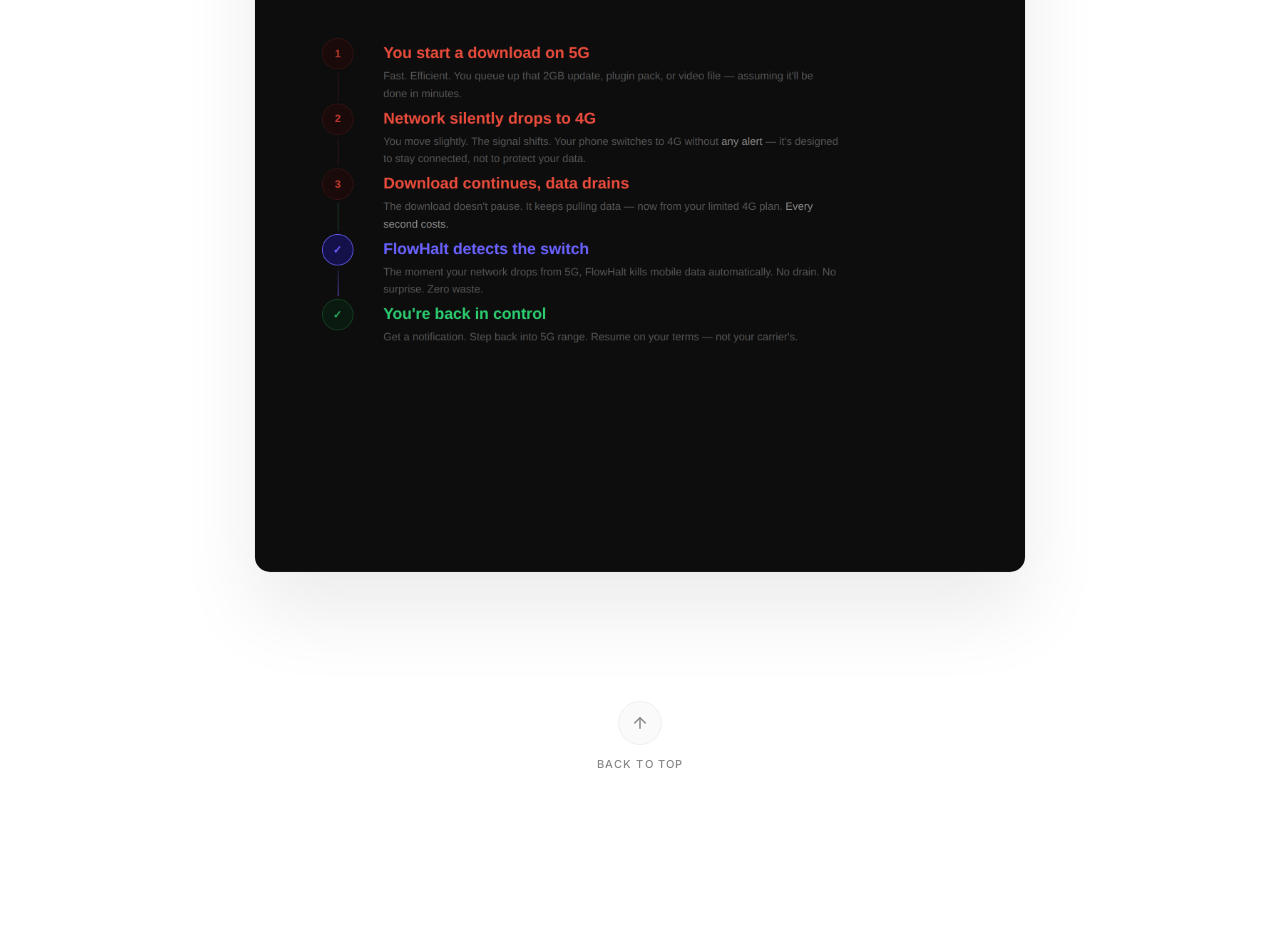
<file: flowhalt-gallery.html>
<!DOCTYPE html>
<html lang="en">
<head>
    <meta charset="UTF-8">
    <meta name="viewport" content="width=device-width, initial-scale=1.0">
    <!-- Heavy Technical SEO -->
    <title>FlowHalt | 5G/4G Data Saver Mobile Utility by Zenyth</title>
    <meta name="title" content="FlowHalt | 5G/4G Data Saver Mobile Utility by Zenyth">
    <meta name="description" content="FlowHalt automatically shuts off your mobile data when your network silently drops from 5G to 4G, preventing unwanted data drain.">
    <meta name="robots" content="index, follow, max-image-preview:large, max-snippet:-1">
    <link rel="canonical" href="https://zenyth-in.vercel.app/flowhalt-gallery.html">
    <meta name="theme-color" content="#ffffff">

    <!-- Open Graph -->
    <meta property="og:type" content="article">
    <meta property="og:url" content="https://zenyth-in.vercel.app/flowhalt-gallery.html">
    <meta property="og:title" content="FlowHalt | 5G Data Saver Utility">
    <meta property="og:description" content="FlowHalt automatically shuts off your mobile data when your network silently drops from 5G to 4G, preventing unwanted data drain.">
    <meta property="og:image" content="https://zenyth-in.vercel.app/flowhalt/flowhalt_by_zenyth.png">
    
    <!-- JSON-LD Schema -->
    <script type="application/ld+json">
    {
      "@context": "https://schema.org",
      "@type": "MobileApplication",
      "name": "FlowHalt",
      "operatingSystem": "Android",
      "applicationCategory": "UtilitiesApplication",
      "creator": {
        "@type": "Organization",
        "name": "Zenyth",
        "url": "https://zenyth-in.vercel.app/"
      },
      "description": "FlowHalt prevents unwanted data drain by shutting down cellular data when dropping from 5G to 4G connections."
    }
    </script>
    <link href="https://fonts.googleapis.com/css2?family=Inter:wght@300;400;500;600&display=swap" rel="stylesheet">
    <link rel="stylesheet" href="style.css?v=3">
    <link rel="icon" type="image/png" href="zenyth_original.png">

    <style>
        body {
            background-color: var(--bg-main);
            color: var(--text-primary);
            overflow-x: hidden;
            padding-top: 100px;
        }

        .gallery-nav {
            position: fixed;
            top: 0;
            left: 0;
            width: 100%;
            padding: 2rem 5%;
            display: flex;
            justify-content: space-between;
            align-items: center;
            z-index: 100;
            background: linear-gradient(to bottom, var(--bg-main) 10%, transparent 100%);
        }

        .back-btn {
            display: inline-flex;
            align-items: center;
            gap: 0.5rem;
            color: var(--text-secondary);
            text-decoration: none;
            font-size: 14px;
            font-weight: 500;
            transition: color 0.3s ease;
        }

        .back-btn:hover {
            color: var(--text-primary);
        }

        .gallery-header {
            text-align: center;
            margin-bottom: 4rem;
        }

        .gallery-tag {
            display: inline-block;
            background: var(--accent-light);
            padding: 0.5rem 1rem;
            border-radius: 20px;
            font-size: 11px;
            font-weight: 500;
            text-transform: uppercase;
            letter-spacing: 0.1em;
            color: var(--accent);
            border: 1px solid var(--accent-light);
            margin-bottom: 1.5rem;
        }

        .gallery-title {
            font-size: 48px;
            font-weight: 300;
            letter-spacing: -0.02em;
            margin-bottom: 1rem;
        }

        .gallery-subtitle {
            color: var(--text-secondary);
            font-size: 20px;
            font-weight: 300;
            max-width: 700px;
            margin: 0 auto;
            line-height: 1.6;
        }

        .gallery-cta-wrapper {
            margin-top: 2.5rem;
            display: flex;
            justify-content: center;
            min-height: 52px;
        }

        .gallery-cta {
            opacity: 0;
            animation: fadeUp 0.8s ease forwards 0.3s;
            display: flex;
            justify-content: center;
        }

        @keyframes fadeUp {
            from { opacity: 0; transform: translateY(20px); }
            to { opacity: 1; transform: translateY(0); }
        }

        .premium-download-btn {
            position: relative;
            display: inline-flex;
            align-items: center;
            gap: 12px;
            padding: 16px 40px;
            background: rgba(10, 10, 15, 0.85);
            backdrop-filter: blur(16px);
            -webkit-backdrop-filter: blur(16px);
            border: 1px solid rgba(85, 68, 255, 0.3);
            border-radius: 100px;
            color: #FFFFFF;
            text-decoration: none;
            font-size: 16px;
            font-weight: 500;
            overflow: hidden;
            transition: all 0.4s cubic-bezier(0.4, 0, 0.2, 1);
            z-index: 100;
            box-shadow: 0 15px 35px rgba(0,0,0,0.6);
            cursor: pointer;
        }

        .side-floating-btn {
            position: fixed;
            bottom: 40px;
            right: 40px;
            z-index: 1000;
            display: inline-flex;
            align-items: center;
            justify-content: center;
            width: 56px;
            height: 56px;
            border-radius: 50%;
            background: rgba(85, 68, 255, 0.9);
            color: #fff;
            box-shadow: 0 10px 30px rgba(85, 68, 255, 0.5);
            transition: all 0.4s cubic-bezier(0.175, 0.885, 0.32, 1.275);
            opacity: 0;
            pointer-events: none;
            transform: translateY(30px) scale(0.8);
        }

        .side-floating-btn.visible {
            opacity: 1;
            pointer-events: auto;
            transform: translateY(0) scale(1);
        }

        .side-floating-btn:hover {
            transform: translateY(-5px) scale(1.05);
            box-shadow: 0 15px 40px rgba(85, 68, 255, 0.7);
            background: rgba(100, 85, 255, 1);
        }

        @media (max-width: 768px) {
            .side-floating-btn {
                bottom: 25px;
                right: 25px;
            }
        }

        .premium-download-btn::before {
            content: '';
            position: absolute;
            top: 0;
            left: 0;
            width: 100%;
            height: 100%;
            background: linear-gradient(135deg, rgba(85, 68, 255, 0.1) 0%, rgba(85, 68, 255, 0) 100%);
            z-index: -1;
            opacity: 0;
            transition: opacity 0.4s ease;
        }

        .premium-download-btn:hover {
            transform: translateY(-2px);
            border-color: rgba(85, 68, 255, 0.6);
            box-shadow: 0 20px 40px rgba(85, 68, 255, 0.5);
            background: rgba(15, 15, 20, 0.95);
        }

        .premium-download-btn:hover::before {
            opacity: 1;
        }

        .gallery-container {
            max-width: 900px;
            margin: 0 auto;
            padding: 0 5%;
            display: flex;
            flex-direction: column;
            gap: 4rem;
            padding-bottom: 8rem;
        }

        .back-to-top-wrapper {
            display: flex;
            justify-content: center;
            margin-top: 4rem;
            margin-bottom: 2rem;
        }

        .back-to-top-btn {
            display: inline-flex;
            flex-direction: column;
            align-items: center;
            gap: 12px;
            background: transparent;
            border: none;
            color: var(--text-secondary);
            font-family: inherit;
            font-size: 11px;
            font-weight: 500;
            text-transform: uppercase;
            letter-spacing: 0.1em;
            cursor: pointer;
            transition: all 0.3s cubic-bezier(0.4, 0, 0.2, 1);
        }

        .back-to-top-btn svg {
            background: var(--bg-surface);
            border: 1px solid var(--border-color);
            width: 44px;
            height: 44px;
            padding: 12px;
            border-radius: 50%;
            transition: all 0.3s cubic-bezier(0.4, 0, 0.2, 1);
        }

        .back-to-top-btn:hover {
            color: var(--text-primary);
        }

        .back-to-top-btn:hover svg {
            background: var(--accent-light);
            border-color: var(--accent);
            transform: translateY(-5px);
            box-shadow: 0 10px 20px -5px rgba(0,0,0,0.15);
        }

        .gallery-image-wrapper {
            width: 100%;
            border-radius: 16px;
            overflow: hidden;
            background: var(--bg-surface);
            border: 1px solid var(--border-color);
            box-shadow: 0 40px 80px rgba(0,0,0,0.08);
            transition: transform 0.6s var(--ease-premium), box-shadow 0.6s ease, border-color 0.6s ease;
        }

        .gallery-image-wrapper:hover {
            transform: translateY(-10px) scale(1.02);
            box-shadow: 0 60px 100px rgba(0,0,0,0.12);
            border-color: var(--accent);
        }

        .gallery-img {
            width: 100%;
            height: auto;
            display: block;
        }
        
        @media (max-width: 768px) {
            body { 
                padding-top: 80px; 
            }
            .gallery-nav { 
                padding: 1rem 5%; 
                background: linear-gradient(to bottom, var(--bg-main) 10%, transparent 100%);
            }
            .gallery-nav img {
                height: 32px !important;
            }
            .back-btn {
                font-size: 13px;
            }
            .gallery-header { 
                margin-bottom: 2.5rem; 
                padding: 0 5%;
            }
            .gallery-tag {
                font-size: 10px;
                padding: 0.4rem 0.8rem;
                margin-bottom: 1rem;
            }
            .gallery-title { 
                font-size: 32px; 
                line-height: 1.15;
                margin-bottom: 0.75rem;
                letter-spacing: -0.01em;
            }
            .gallery-subtitle { 
                font-size: 15px; 
                line-height: 1.5;
            }
            .gallery-container { 
                gap: 2rem;
                padding: 0 1rem;
                padding-bottom: 5rem;
            }
            .gallery-image-wrapper {
                border-radius: 12px;
                box-shadow: 0 20px 40px rgba(0,0,0,0.06);
                border: 1px solid var(--border-color);
            }
            .gallery-image-wrapper:hover {
                transform: none;
                box-shadow: 0 20px 40px rgba(0,0,0,0.06);
                border-color: var(--border-color);
            }
        }
    </style>
</head>
<body>

    <nav class="gallery-nav">
        <a href="index.html#work" class="back-btn">
            <span>&larr;</span> Back to Portfolio
        </a>
        <img src="zenyth_original.png" alt="Zenyth" style="height: 48px;">
    </nav>

    <div class="gallery-header animate-up">
        <div class="gallery-tag">Mobile App</div>
        <h1 class="gallery-title">FlowHalt</h1>
        <div class="gallery-subtitle">A smart 5G utility that instantly halts Mobile data when your connection silently drops to 4G—preventing invisible data drains and expensive background waste.</div>
        
        <div class="gallery-cta-wrapper" id="cta-wrapper">
            <div class="gallery-cta">
                <a href="https://pub-9592bdd9343e459faa268f0c9be035c6.r2.dev/flowhalt_1.0.apk" class="premium-download-btn" id="download-btn">
                    <span class="btn-icon">
                        <svg width="20" height="20" viewBox="0 0 24 24" fill="none" stroke="currentColor" stroke-width="2" stroke-linecap="round" stroke-linejoin="round">
                            <path d="M21 15v4a2 2 0 0 1-2 2H5a2 2 0 0 1-2-2v-4"></path>
                            <polyline points="7 10 12 15 17 10"></polyline>
                            <line x1="12" y1="15" x2="12" y2="3"></line>
                        </svg>
                    </span>
                    <span class="btn-text">Download App</span>
                    <span class="btn-glow"></span>
                </a>
            </div>
        </div>
    </div>

    <div class="gallery-container">
        <!-- Screenshots -->
        <div class="gallery-image-wrapper observer-section">
            <img src="flowhalt/post6.png" alt="FlowHalt View" class="gallery-img">
        </div>
        <div class="gallery-image-wrapper observer-section">
            <img src="flowhalt/post1.png" alt="FlowHalt View" class="gallery-img">
        </div>
        <div class="gallery-image-wrapper observer-section">
            <img src="flowhalt/post4.png" alt="FlowHalt View" class="gallery-img">
        </div>
        <div class="gallery-image-wrapper observer-section">
            <img src="flowhalt/post5.png" alt="FlowHalt View" class="gallery-img">
        </div>

        <div class="back-to-top-wrapper animate-up" style="animation-delay: 0.2s;">
            <button id="backToTopBtn" class="back-to-top-btn" aria-label="Back to top">
                <svg viewBox="0 0 24 24" fill="none" stroke="currentColor" stroke-width="2" stroke-linecap="round" stroke-linejoin="round">
                    <line x1="12" y1="19" x2="12" y2="5"></line>
                    <polyline points="5 12 12 5 19 12"></polyline>
                </svg>
                <span>Back to Top</span>
            </button>
        </div>
    </div>

    <!-- Right Side Floating Button -->
    <a href="https://pub-9592bdd9343e459faa268f0c9be035c6.r2.dev/flowhalt_1.0.apk" id="side-floating-btn" class="side-floating-btn" aria-label="Download App">
        <svg width="24" height="24" viewBox="0 0 24 24" fill="none" stroke="currentColor" stroke-width="2" stroke-linecap="round" stroke-linejoin="round">
            <path d="M21 15v4a2 2 0 0 1-2 2H5a2 2 0 0 1-2-2v-4"></path>
            <polyline points="7 10 12 15 17 10"></polyline>
            <line x1="12" y1="15" x2="12" y2="3"></line>
        </svg>
    </a>

    <script src="script.js?v=3"></script>
    <script>
        // Intersection Observer to smartly float the right-side Download button when scrolling past header
        const ctaWrapper = document.getElementById('cta-wrapper');
        const sideBtn = document.getElementById('side-floating-btn');
        
        const floatObserver = new IntersectionObserver((entries) => {
            const entry = entries[0];
            // If the wrapper is out of view and we scrolled down past it (boundingClientRect.top < 0)
            if (!entry.isIntersecting && entry.boundingClientRect.top < 0) {
                sideBtn.classList.add('visible');
            } else {
                sideBtn.classList.remove('visible');
            }
        }, { root: null, threshold: 0 });
        
        if (ctaWrapper) {
            floatObserver.observe(ctaWrapper);
        }

        document.getElementById('backToTopBtn').addEventListener('click', () => {
            window.scrollTo({ top: 0, behavior: 'smooth' });
        });
    </script>
</body>
</html>
</file>
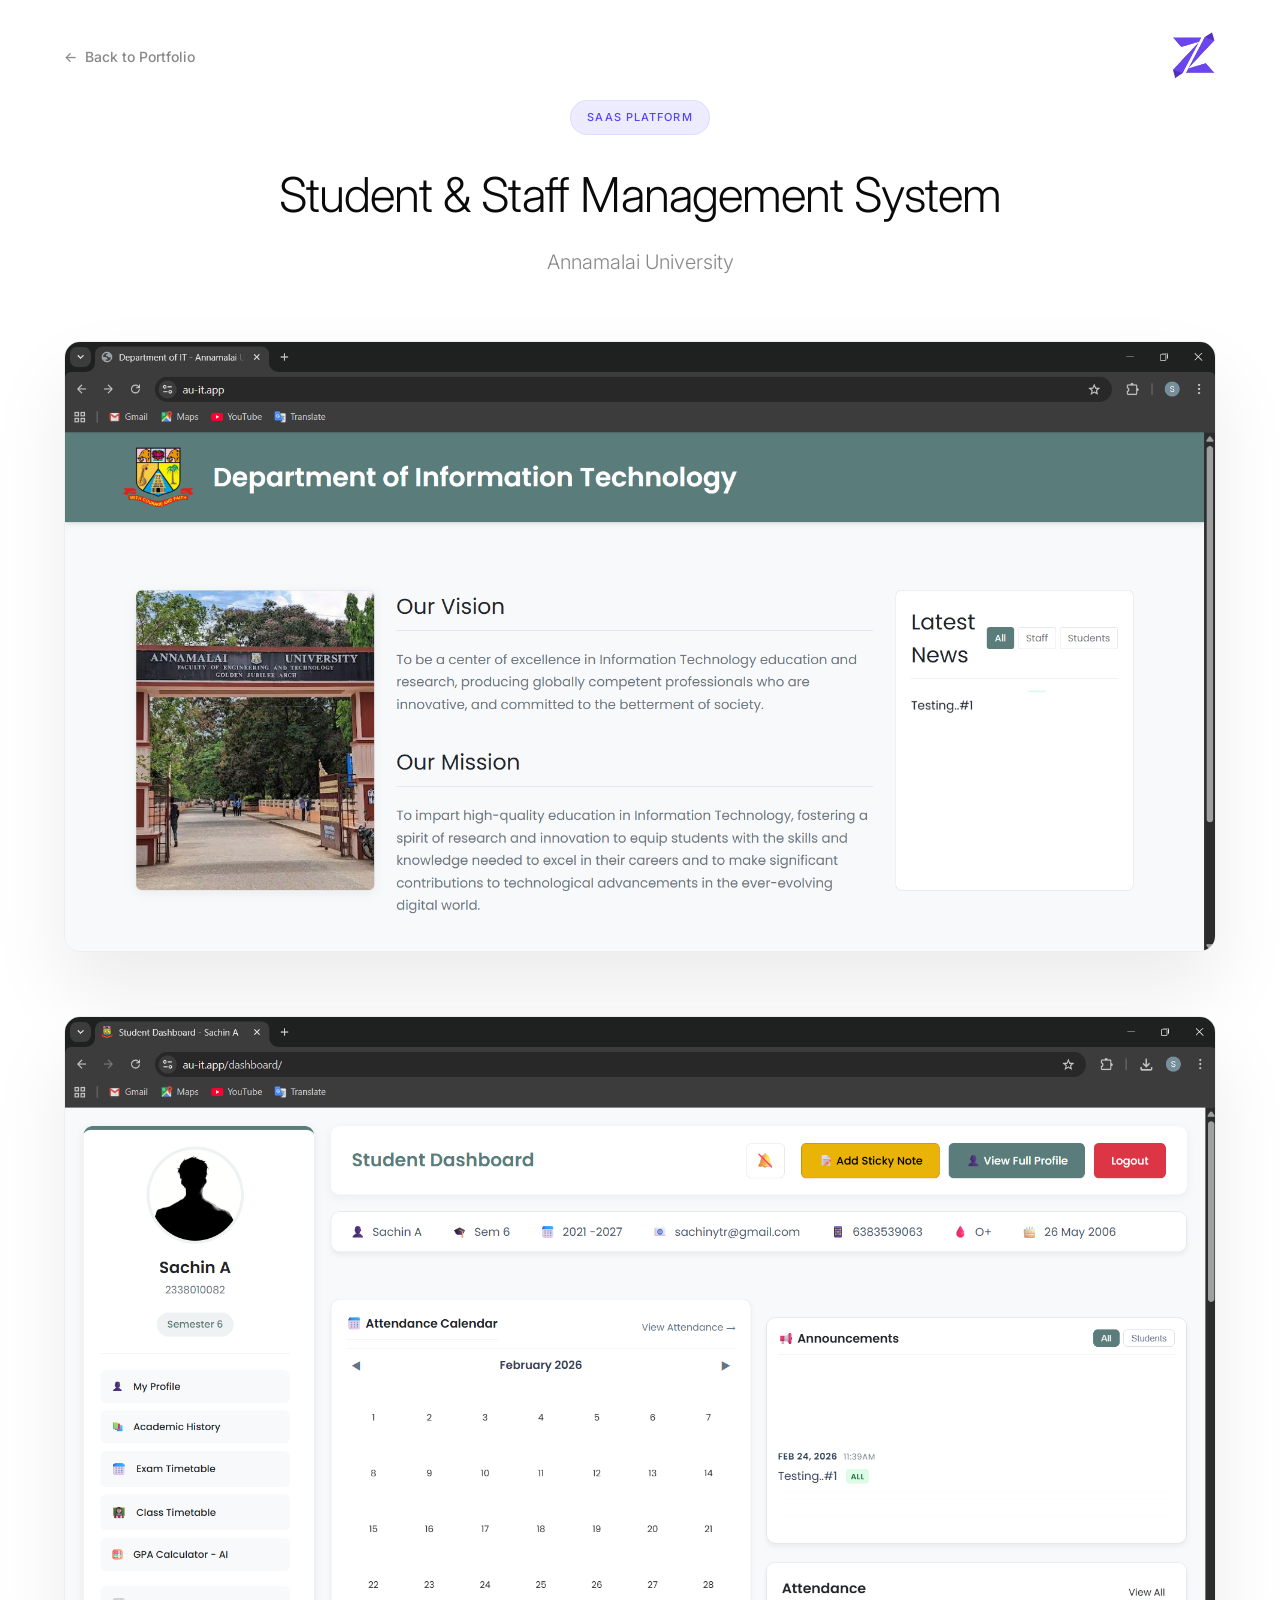
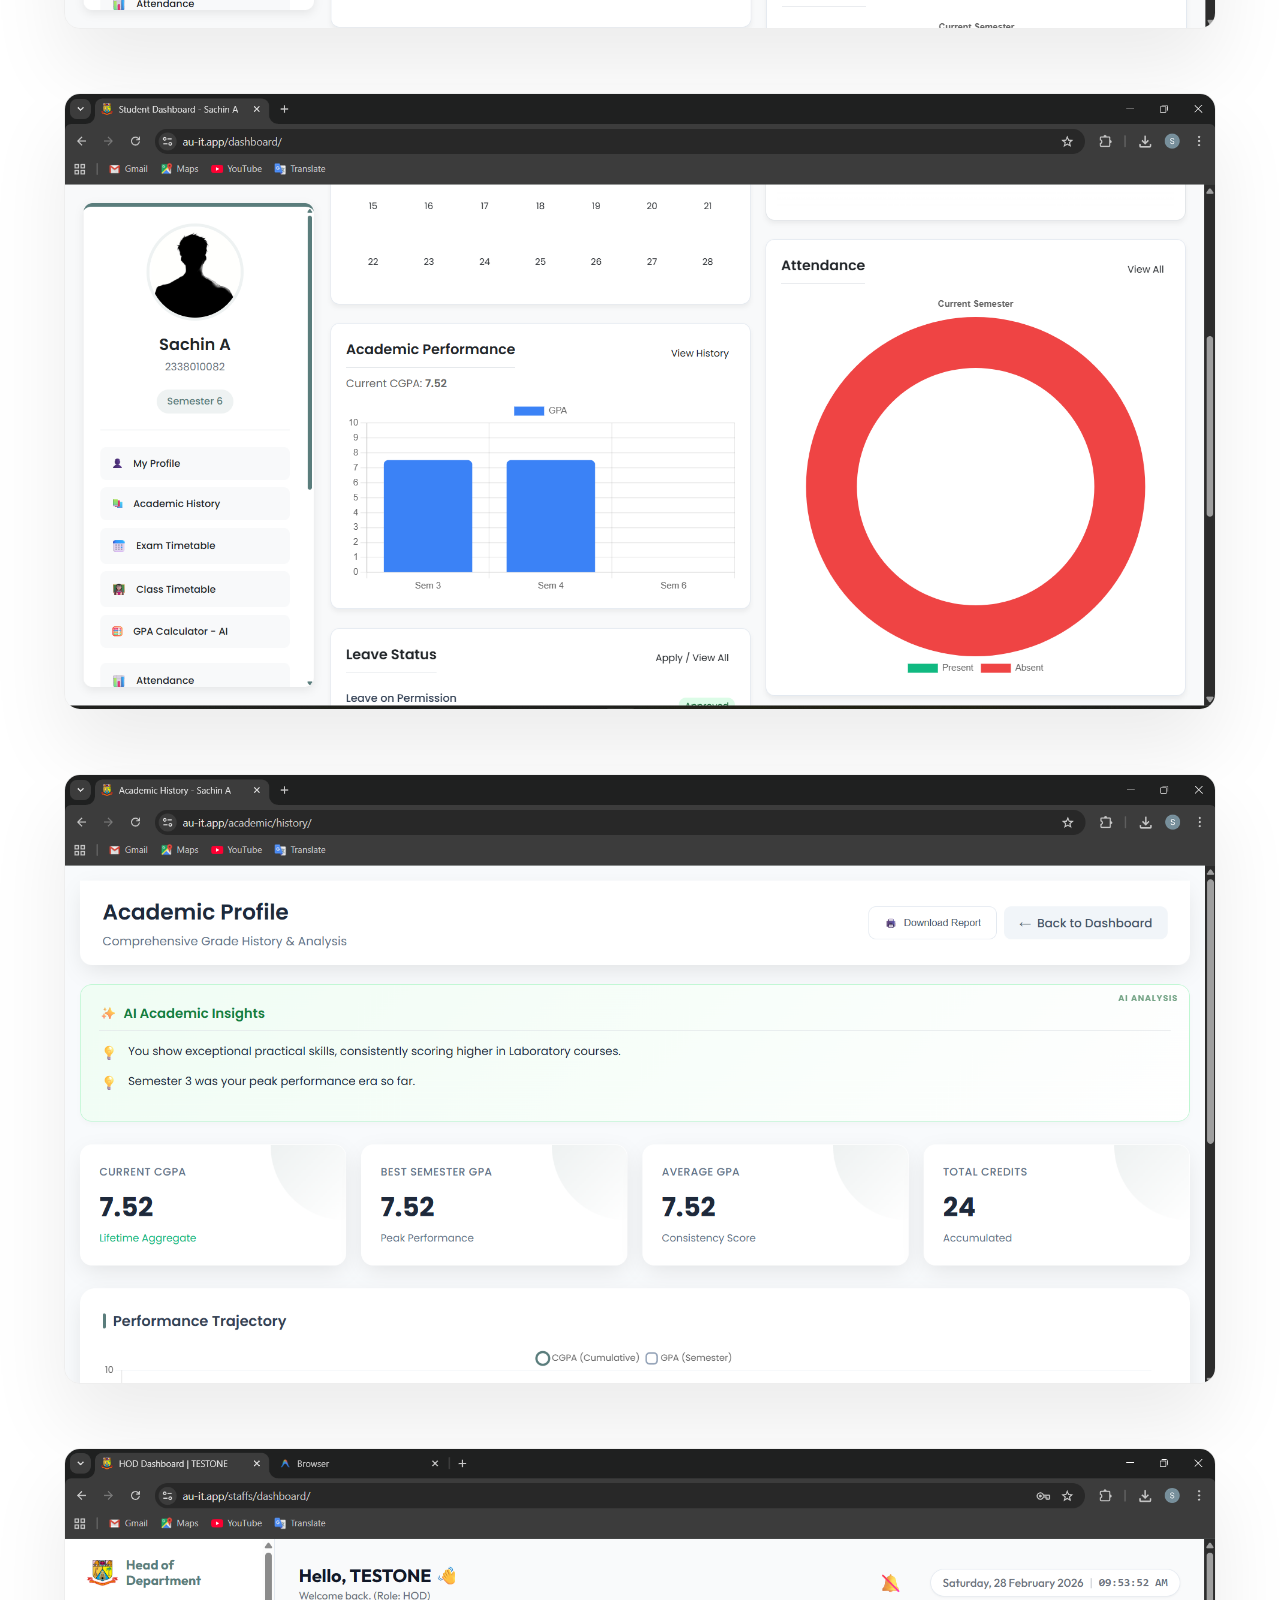
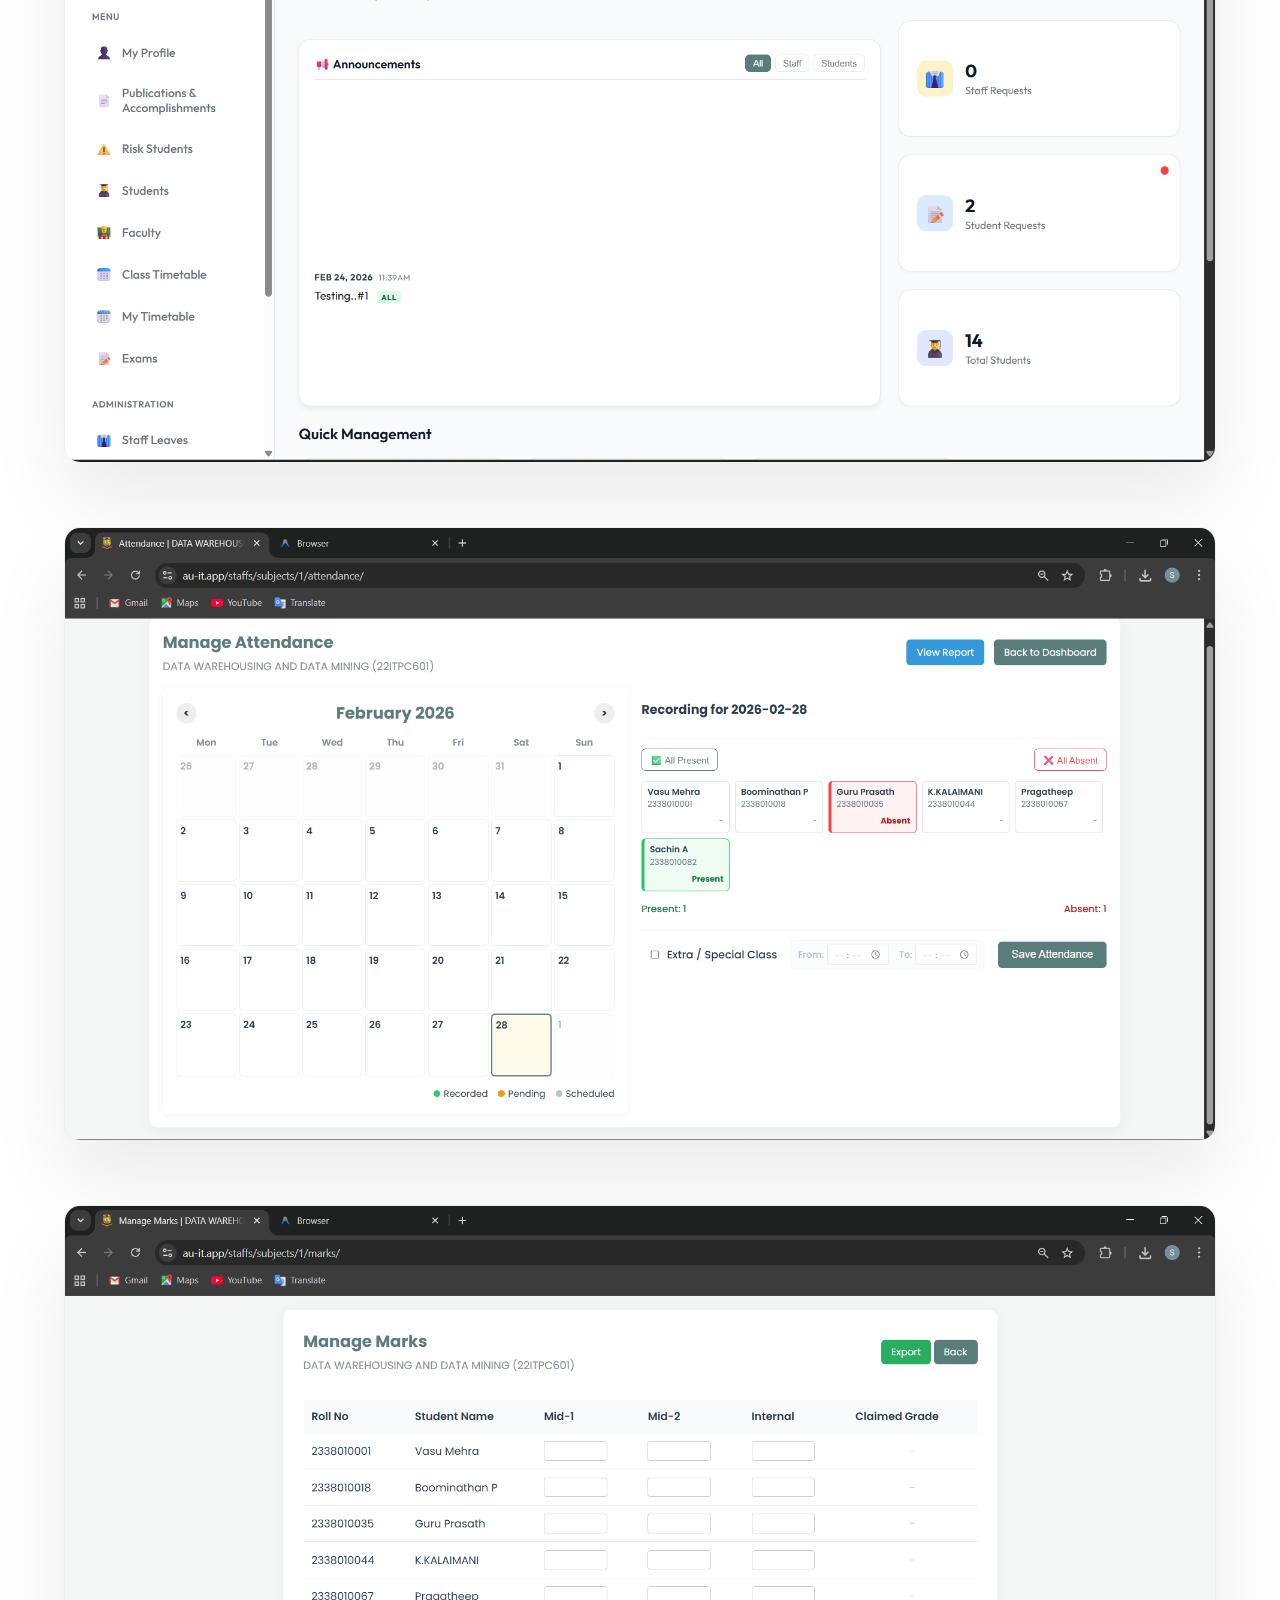
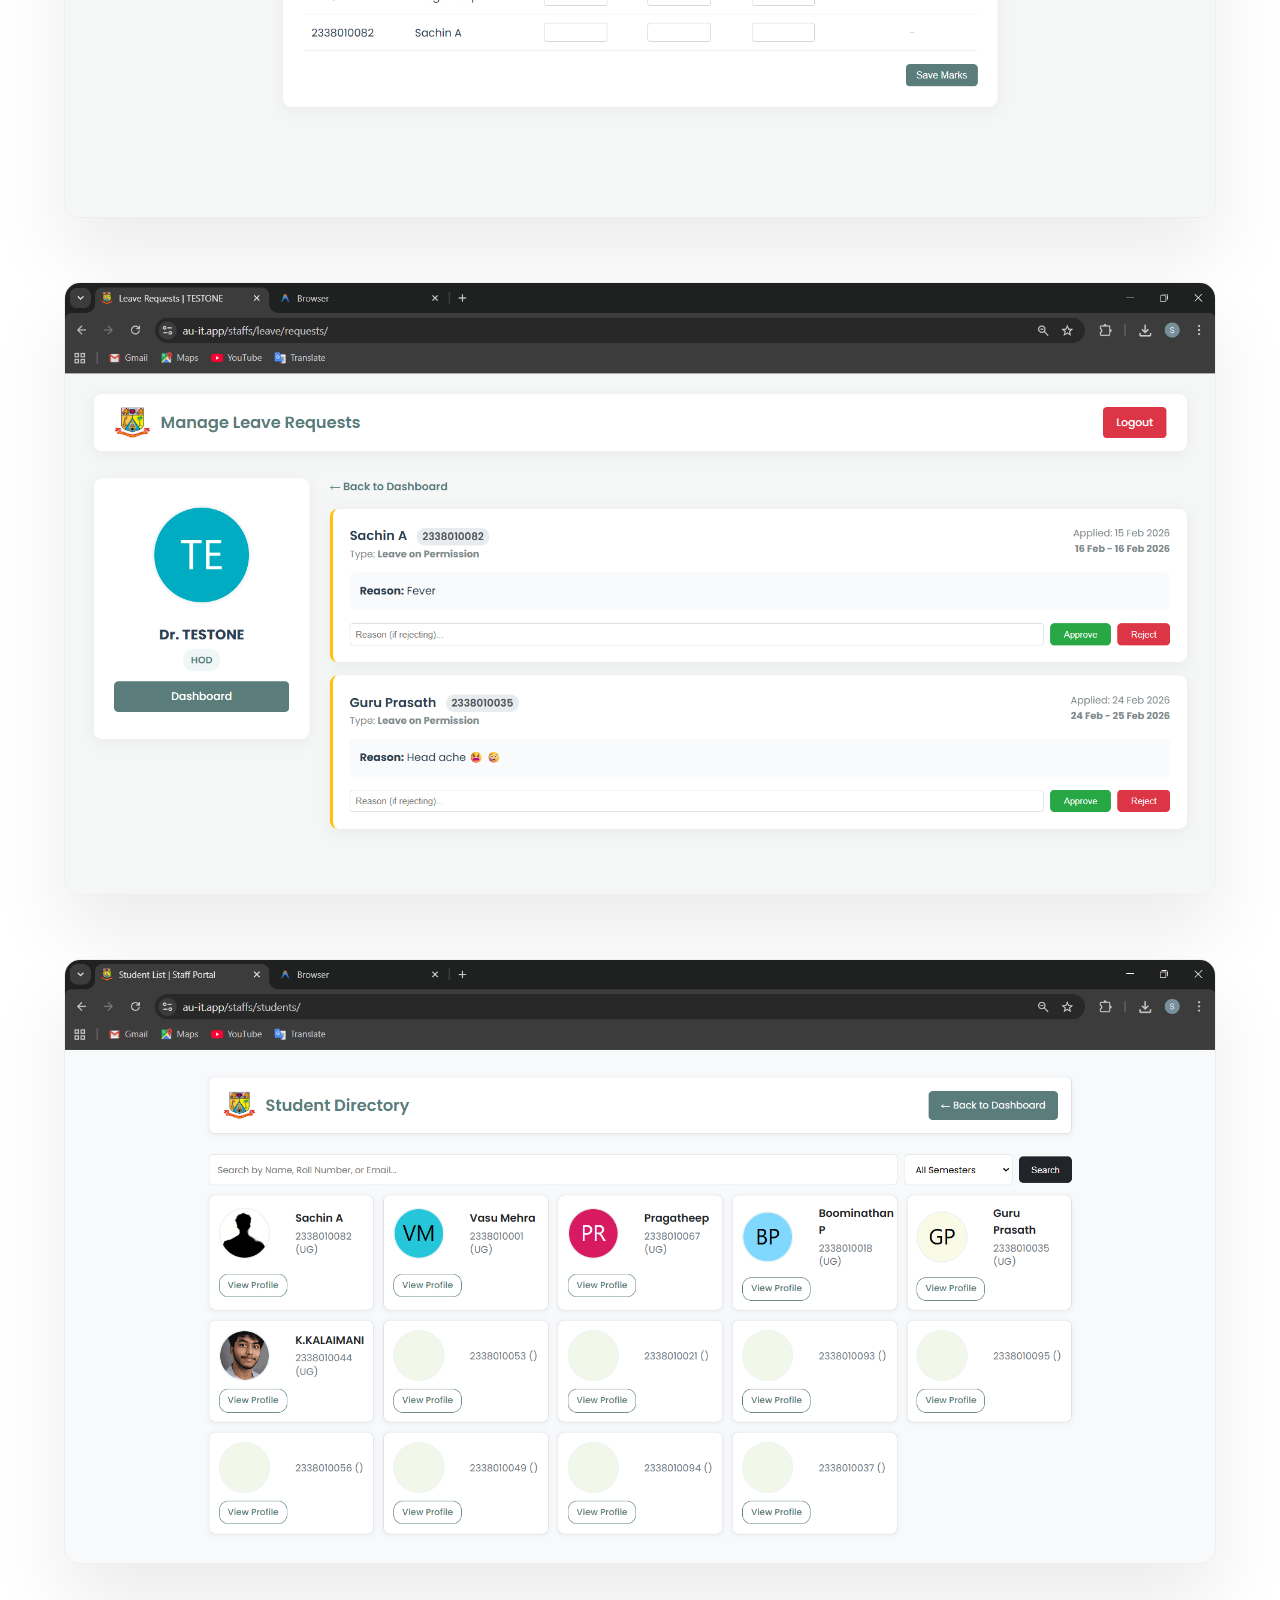
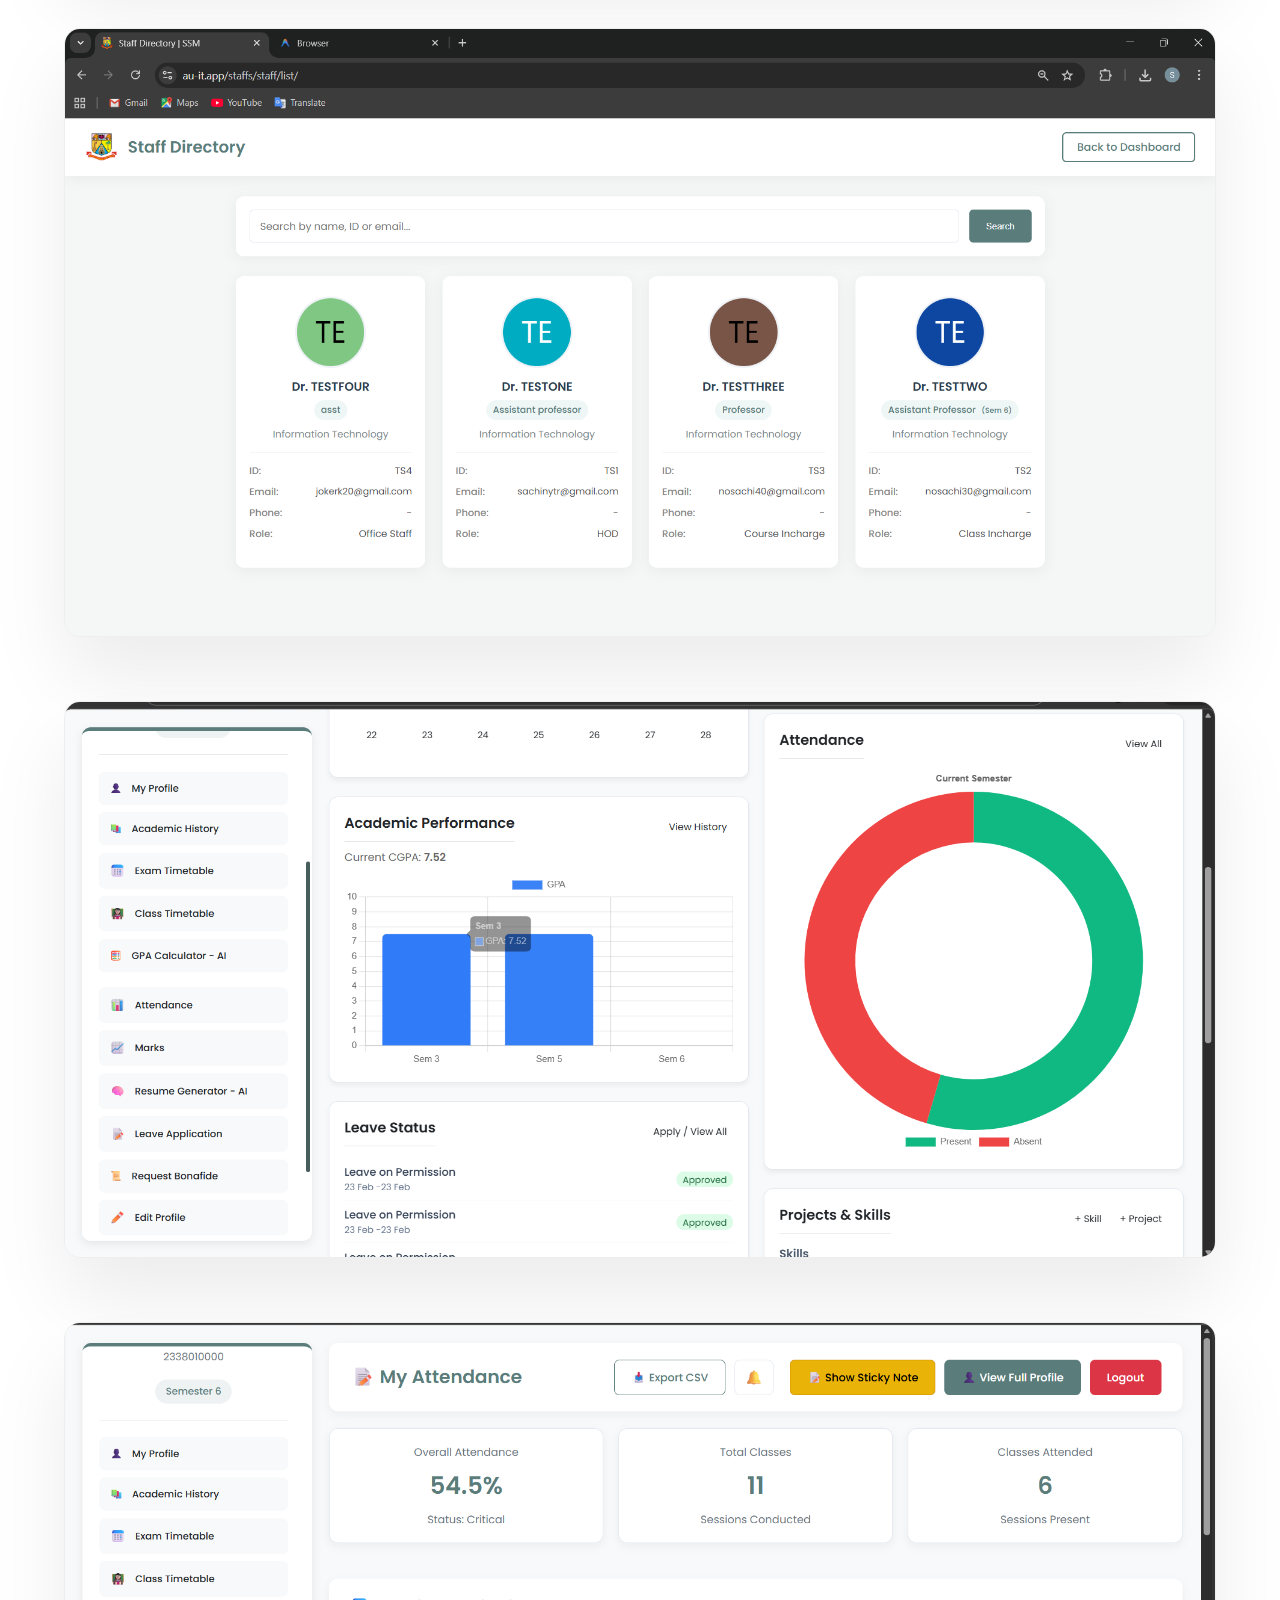
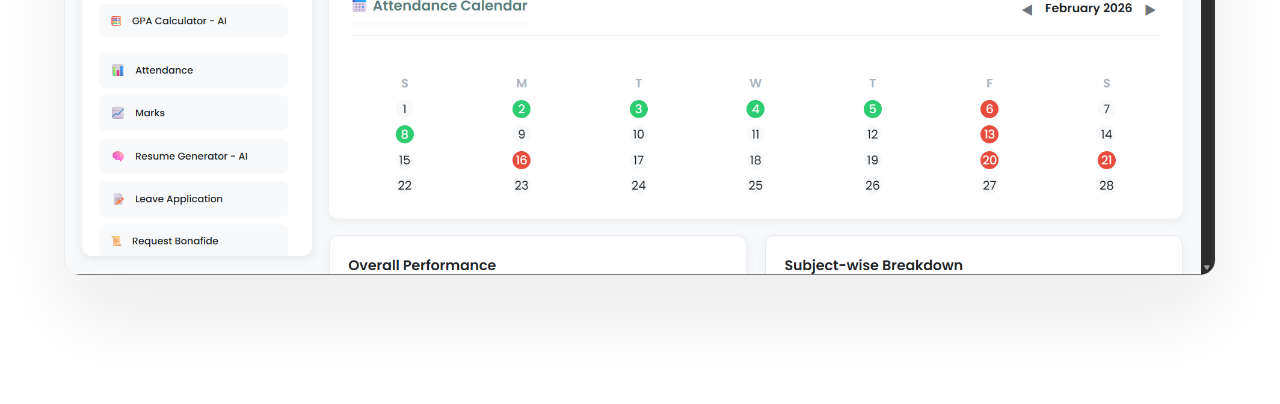
<file: saas-gallery.html>
<!DOCTYPE html>
<html lang="en">
<head>
    <meta charset="UTF-8">
    <meta name="viewport" content="width=device-width, initial-scale=1.0">
    <!-- Heavy Technical SEO -->
    <title>Student & Staff Management System | SaaS Platform by Zenyth</title>
    <meta name="title" content="Student & Staff Management System | SaaS Platform by Zenyth">
    <meta name="description" content="A comprehensive, custom department-level SaaS management platform built by Zenyth for Annamalai University to digitize student and staff records.">
    <meta name="robots" content="index, follow, max-image-preview:large, max-snippet:-1">
    <link rel="canonical" href="https://zenyth-in.vercel.app/saas-gallery.html">
    <meta name="theme-color" content="#ffffff">

    <!-- Open Graph -->
    <meta property="og:type" content="article">
    <meta property="og:url" content="https://zenyth-in.vercel.app/saas-gallery.html">
    <meta property="og:title" content="Student & Staff Management System | SaaS Platform by Zenyth">
    <meta property="og:description" content="A comprehensive department-level SaaS management platform built by Zenyth.">
    <meta property="og:image" content="https://zenyth-in.vercel.app/saas_screenshots/Screenshot 2026-02-28 093332.png">
    
    <!-- JSON-LD Schema -->
    <script type="application/ld+json">
    {
      "@context": "https://schema.org",
      "@type": "SoftwareApplication",
      "name": "Student & Staff Management System",
      "operatingSystem": "Web",
      "applicationCategory": "BusinessApplication",
      "creator": {
        "@type": "Organization",
        "name": "Zenyth",
        "url": "https://zenyth-in.vercel.app/"
      },
      "description": "A department-level management platform built to digitize student and staff records."
    }
    </script>
    <link href="https://fonts.googleapis.com/css2?family=Inter:wght@300;400;500;600&display=swap" rel="stylesheet">
    <link rel="stylesheet" href="style.css?v=3">
    <link rel="icon" type="image/png" href="zenyth_original.png">

    <style>
        body {
            background-color: var(--bg-main);
            color: var(--text-primary);
            overflow-x: hidden;
            padding-top: 100px;
        }

        .gallery-nav {
            position: fixed;
            top: 0;
            left: 0;
            width: 100%;
            padding: 2rem 5%;
            display: flex;
            justify-content: space-between;
            align-items: center;
            z-index: 100;
            background: linear-gradient(to bottom, var(--bg-main) 10%, transparent 100%);
        }

        .back-btn {
            display: inline-flex;
            align-items: center;
            gap: 0.5rem;
            color: var(--text-secondary);
            text-decoration: none;
            font-size: 14px;
            font-weight: 500;
            transition: color 0.3s ease;
        }

        .back-btn:hover {
            color: var(--text-primary);
        }

        .gallery-header {
            text-align: center;
            margin-bottom: 4rem;
        }

        .gallery-tag {
            display: inline-block;
            background: var(--accent-light);
            padding: 0.5rem 1rem;
            border-radius: 20px;
            font-size: 11px;
            font-weight: 500;
            text-transform: uppercase;
            letter-spacing: 0.1em;
            color: var(--accent);
            border: 1px solid var(--accent-light);
            margin-bottom: 1.5rem;
        }

        .gallery-title {
            font-size: 48px;
            font-weight: 300;
            letter-spacing: -0.02em;
            margin-bottom: 1rem;
        }

        .gallery-subtitle {
            color: var(--text-secondary);
            font-size: 20px;
            font-weight: 300;
        }

        .gallery-container {
            max-width: 1400px;
            margin: 0 auto;
            padding: 0 5%;
            display: flex;
            flex-direction: column;
            gap: 4rem;
            padding-bottom: 8rem;
        }

        .gallery-image-wrapper {
            width: 100%;
            border-radius: 16px;
            overflow: hidden;
            background: var(--bg-surface);
            border: 1px solid var(--border-color);
            box-shadow: 0 40px 80px rgba(0,0,0,0.08);
            transition: transform 0.6s var(--ease-premium), box-shadow 0.6s ease, border-color 0.6s ease;
        }

        .gallery-image-wrapper:hover {
            transform: translateY(-10px) scale(1.02);
            box-shadow: 0 60px 100px rgba(0,0,0,0.12);
            border-color: var(--accent);
        }

        .gallery-img {
            width: 100%;
            height: auto;
            display: block;
        }
        
        @media (max-width: 768px) {
            body { 
                padding-top: 80px; 
            }
            .gallery-nav { 
                padding: 1rem 5%; 
                background: linear-gradient(to bottom, var(--bg-main) 10%, transparent 100%);
            }
            .gallery-nav img {
                height: 32px !important;
            }
            .back-btn {
                font-size: 13px;
            }
            .gallery-header { 
                margin-bottom: 2.5rem; 
                padding: 0 5%;
            }
            .gallery-tag {
                font-size: 10px;
                padding: 0.4rem 0.8rem;
                margin-bottom: 1rem;
            }
            .gallery-title { 
                font-size: 32px; 
                line-height: 1.15;
                margin-bottom: 0.75rem;
                letter-spacing: -0.01em;
            }
            .gallery-subtitle { 
                font-size: 15px; 
                line-height: 1.5;
            }
            .gallery-container { 
                gap: 2rem;
                padding: 0 1rem;
                padding-bottom: 5rem;
            }
            .gallery-image-wrapper {
                border-radius: 12px;
                box-shadow: 0 20px 40px rgba(0,0,0,0.06);
                border: 1px solid var(--border-color);
            }
            .gallery-image-wrapper:hover {
                transform: none;
                box-shadow: 0 20px 40px rgba(0,0,0,0.06);
                border-color: var(--border-color);
            }
        }
    </style>
</head>
<body>

    <nav class="gallery-nav">
        <a href="index.html#work" class="back-btn">
            <span>&larr;</span> Back to Portfolio
        </a>
        <img src="zenyth_original.png" alt="Zenyth" style="height: 48px;">
    </nav>

    <div class="gallery-header animate-up">
        <div class="gallery-tag">SaaS Platform</div>
        <h1 class="gallery-title">Student & Staff Management System</h1>
        <div class="gallery-subtitle">Annamalai University</div>
    </div>

    <div class="gallery-container">
        <!-- Screenshots -->
        <div class="gallery-image-wrapper observer-section">
            <img src="saas_screenshots/Screenshot 2026-02-28 093332.png" alt="SaaS View" class="gallery-img">
        </div>
        <div class="gallery-image-wrapper observer-section">
            <img src="saas_screenshots/Screenshot 2026-02-28 095236.png" alt="SaaS View" class="gallery-img">
        </div>
        <div class="gallery-image-wrapper observer-section">
            <img src="saas_screenshots/Screenshot 2026-02-28 095243.png" alt="SaaS View" class="gallery-img">
        </div>
        <div class="gallery-image-wrapper observer-section">
            <img src="saas_screenshots/Screenshot 2026-02-28 095258.png" alt="SaaS View" class="gallery-img">
        </div>
        <div class="gallery-image-wrapper observer-section">
            <img src="saas_screenshots/Screenshot 2026-02-28 095358.png" alt="SaaS View" class="gallery-img">
        </div>
        <div class="gallery-image-wrapper observer-section">
            <img src="saas_screenshots/Screenshot 2026-02-28 095443.png" alt="SaaS View" class="gallery-img">
        </div>
        <div class="gallery-image-wrapper observer-section">
            <img src="saas_screenshots/Screenshot 2026-02-28 095509.png" alt="SaaS View" class="gallery-img">
        </div>
        <div class="gallery-image-wrapper observer-section">
            <img src="saas_screenshots/Screenshot 2026-02-28 095534.png" alt="SaaS View" class="gallery-img">
        </div>
        <div class="gallery-image-wrapper observer-section">
            <img src="saas_screenshots/Screenshot 2026-02-28 095558.png" alt="SaaS View" class="gallery-img">
        </div>
        <div class="gallery-image-wrapper observer-section">
            <img src="saas_screenshots/Screenshot 2026-02-28 095611.png" alt="SaaS View" class="gallery-img">
        </div>
        <div class="gallery-image-wrapper observer-section">
            <img src="saas_screenshots/Screenshot 2026-02-28 100047.png" alt="SaaS View" class="gallery-img">
        </div>
        <div class="gallery-image-wrapper observer-section">
            <img src="saas_screenshots/Screenshot 2026-02-28 100125.png" alt="SaaS View" class="gallery-img">
        </div>
    </div>

    <script src="script.js?v=3"></script>
</body>
</html>
</file>
<file: style.css>
:root {
    /* Base Colors - Light Theme */
    --bg-main: #FFFFFF;
    --bg-surface: #FAFAFA;
    --bg-inverted: #0A0A0A;
    --text-main: #0A0A0A;
    --text-muted: #888888;
    --text-inverted: #FFFFFF;
    --border-main: #EEEEEE;
    --btn-text: #FFFFFF;
    
    /* Legacy variables mapping */
    --bg-white: var(--bg-main);
    --bg-dark: var(--bg-inverted);
    --text-primary: var(--text-main);
    --text-secondary: var(--text-muted);
    --border-color: var(--border-main);
    --accent: #5544FF;
    --accent-hover: #3E2FDE;
    --accent-light: rgba(85, 68, 255, 0.1);
    --nav-bg: rgba(255, 255, 255, 0.85); /* Light mode navbar background */
    
    /* Typography */
    --font-main: 'Inter', sans-serif;
    
    /* Animation */
    --ease-out: cubic-bezier(0.16, 1, 0.3, 1);
    --ease-premium: cubic-bezier(0.22, 1, 0.36, 1);
}

[data-theme="dark"] {
    --bg-main: #0A0A0A;
    --bg-surface: #111111;
    --bg-inverted: #050505;
    --text-main: #FFFFFF;
    --text-muted: #AAAAAA;
    --text-inverted: #FFFFFF;
    --border-main: #222222;
    --btn-text: #FFFFFF;
    --accent-light: rgba(85, 68, 255, 0.2);
    --nav-bg: rgba(10, 10, 10, 0.85); /* Dark mode navbar background */
}

* {
    margin: 0;
    padding: 0;
    box-sizing: border-box;
}

html {
    scroll-behavior: smooth;
}

body {
    font-family: var(--font-main);
    background-color: var(--bg-main);
    color: var(--text-primary);
    line-height: 1.5;
    overflow-x: hidden;
    -webkit-font-smoothing: antialiased;
    -moz-osx-font-smoothing: grayscale;
}

/* Typography Classes */
.hero-headline {
    font-size: 80px;
    font-weight: 300;
    letter-spacing: -0.03em;
    line-height: 1.05;
}

.hero-headline .line-2 {
    font-style: italic;
    background: linear-gradient(135deg, var(--text-primary) 20%, var(--accent) 100%);
    background-clip: text;
    -webkit-background-clip: text;
    -webkit-text-fill-color: transparent;
}

.section-label {
    font-size: 11px;
    font-weight: 500;
    letter-spacing: 0.15em;
    text-transform: uppercase;
    color: var(--text-secondary);
    margin-bottom: 3rem;
}

.body-text, p {
    font-size: 16px;
    font-weight: 400;
    letter-spacing: 0;
}

.btn {
    font-size: 14px;
    font-weight: 500;
    letter-spacing: 0.05em;
    text-decoration: none;
    display: inline-flex;
    align-items: center;
    justify-content: center;
    padding: 0.8rem 1.5rem;
    cursor: pointer;
    transition: all 0.2s ease;
}

.btn-primary {
    background-color: var(--accent);
    color: var(--btn-text);
    border-radius: 6px;
    box-shadow: 0 4px 14px rgba(85, 68, 255, 0.3);
    border: 1px solid transparent;
}

.btn-primary:hover {
    background-color: var(--accent-hover);
    transform: translateY(-2px);
    box-shadow: 0 6px 20px rgba(85, 68, 255, 0.4);
}

.btn-secondary {
    background-color: transparent;
    color: var(--text-primary);
    padding: 0;
    margin-left: 1.5rem;
    position: relative;
    border-radius: 0;
    border-bottom: 1px solid transparent;
}

.btn-secondary:hover {
    border-bottom: 1px solid var(--accent);
    color: var(--accent);
}


.footer-text {
    font-size: 12px;
    font-weight: 400;
    letter-spacing: 0;
}

/* Layout Utilities */
.container {
    width: 100%;
    max-width: 1200px;
    margin: 0 auto;
    padding: 0 5%;
}

/* Navbar */
.navbar {
    position: fixed;
    top: 0;
    left: 0;
    width: 100%;
    z-index: 100;
    border-bottom: 1px solid transparent;
    transition: background-color 0.3s ease, backdrop-filter 0.3s ease, border-color 0.3s ease;
}

.navbar.scrolled {
    background-color: var(--nav-bg);
    backdrop-filter: blur(12px);
    -webkit-backdrop-filter: blur(12px);
    border-bottom-color: var(--border-color);
    box-shadow: 0 4px 20px rgba(0, 0, 0, 0.03);
}

/* Dark mode specific modifications for box shadow */
[data-theme="dark"] .navbar.scrolled {
    box-shadow: 0 4px 20px rgba(0, 0, 0, 0.2);
}

/* Dynamic Logo Swapping for Dark Mode */
[data-theme="dark"] .nav-logo,
[data-theme="dark"] .footer-logo {
    content: url("zenyth_whitetext.png");
}

.nav-container {
    display: flex;
    justify-content: space-between;
    align-items: center;
    padding: 1.5rem 5%;
    max-width: 1400px;
    margin: 0 auto;
}

.logo {
    display: flex;
    align-items: center;
}

.nav-logo {
    height: 92px;
    width: auto;
    object-fit: contain;
    transition: height 0.3s ease;
}

.navbar.scrolled .nav-logo {
    height: 60px;
}

.nav-links {
    display: flex;
    align-items: center;
    gap: 2rem;
}

.nav-link {
    text-decoration: none;
    color: var(--text-primary);
    font-size: 16px;
    font-weight: 500;
    position: relative;
    padding-bottom: 4px;
    transition: color 0.3s ease;
}

.nav-link::after {
    content: '';
    position: absolute;
    width: 0;
    height: 2px;
    bottom: 0;
    left: 0;
    background-color: var(--accent);
    transition: width 0.4s cubic-bezier(0.25, 1, 0.5, 1);
}

.nav-link:hover, .nav-link:active {
    color: var(--accent);
}

.nav-link:hover::after {
    width: 100%;
}

.nav-links .dot {
    color: var(--text-secondary);
    font-size: 20px;
    opacity: 0.5;
}

.mobile-menu-btn {
    display: none;
    background: none;
    border: none;
    font-size: 14px;
    cursor: pointer;
    font-family: inherit;
    color: var(--text-primary);
}

.mobile-nav {
    position: fixed;
    top: 0;
    left: 0;
    width: 100vw;
    height: 100vh;
    background: var(--bg-main);
    z-index: 90;
    display: flex;
    flex-direction: column;
    justify-content: center;
    align-items: center;
    gap: 3rem;
    
    /* Animation initial state */
    opacity: 0;
    visibility: hidden;
    transform: translateY(-20px);
    transition: opacity 0.5s var(--ease-premium), transform 0.5s var(--ease-premium), visibility 0.5s;
}

.mobile-nav.open {
    opacity: 1;
    visibility: visible;
    transform: translateY(0);
}

.mobile-nav-link {
    text-decoration: none;
    color: var(--text-primary);
    font-size: 56px; /* Massive immersive typography */
    font-weight: 300;
    letter-spacing: -0.02em;
    position: relative;
    display: flex;
    align-items: baseline;
    border: none;
    
    /* Staggered animation setup */
    opacity: 0;
    transform: translateY(40px);
    transition: opacity 0.6s var(--ease-premium), transform 0.6s var(--ease-premium);
}

.mobile-nav-link::before {
    font-size: 14px;
    font-weight: 500;
    color: var(--accent);
    margin-right: 1.5rem;
    transform: translateY(-15px); /* Align number to top top */
}

/* Add custom numbers for that premium catalog feel */
.mobile-nav-link:nth-child(1)::before { content: '01'; }
.mobile-nav-link:nth-child(2)::before { content: '02'; }
.mobile-nav-link:nth-child(3)::before { content: '03'; }

.mobile-nav.open .mobile-nav-link {
    opacity: 1;
    transform: translateY(0);
}

/* Staggered entry delays */
.mobile-nav.open .mobile-nav-link:nth-child(1) { transition-delay: 0.1s; }
.mobile-nav.open .mobile-nav-link:nth-child(2) { transition-delay: 0.2s; }
.mobile-nav.open .mobile-nav-link:nth-child(3) { transition-delay: 0.3s; }

/* Hero Section */
.hero {
    position: relative;
    height: 100vh;
    min-height: 600px;
    display: flex;
    flex-direction: column;
    justify-content: center;
    padding-top: 100px; /* Push content down to add breathing room from header */
    overflow: hidden; /* Prevent massive watermark from adding scrollbars */
}

.hero-bg-grid {
    position: absolute;
    top: 0;
    left: 0;
    width: 100%;
    height: 100%;
    z-index: -1;
    background-image: radial-gradient(var(--text-primary) 1px, transparent 1px);
    background-size: 24px 24px;
    opacity: 0.03;
}

.hero-container {
    padding-top: 5rem;
    position: relative;
    z-index: 10;
}

/* Extraneous background logos removed */

.hero-subcontent-row {
    display: flex;
    justify-content: flex-start;
    align-items: flex-start;
    gap: 5rem;
    margin-top: 2.5rem;
    margin-bottom: 3.5rem;
    max-width: 1000px;
}

.hero-subline {
    color: var(--text-secondary);
    max-width: 500px;
    font-size: 18px;
    line-height: 1.6;
    font-weight: 300;
}

.hero-ctas {
    display: flex;
    align-items: center;
}

/* Hero Definition Block */
.hero-definition {
    max-width: 350px;
    padding-left: 1.5rem;
    font-size: 14px;
    line-height: 1.6;
    position: relative;
}

.hero-definition::before {
    content: '';
    position: absolute;
    left: 0;
    top: 0;
    width: 2px;
    background-color: var(--border-color);
    animation: drawDictBorder 0.8s cubic-bezier(0.85, 0, 0.15, 1) 0.6s forwards;
    height: 0; 
}

@keyframes drawDictBorder {
    0% { height: 0; }
    100% { height: 100%; }
}

.def-pre-title {
    font-size: 11px;
    text-transform: uppercase;
    letter-spacing: 0.1em;
    color: var(--accent);
    margin-bottom: 0.5rem;
    font-weight: 500;
}

.def-header {
    margin-bottom: 0.75rem;
    display: flex;
    align-items: baseline;
    gap: 0.5rem;
}

.def-pre-title, .def-header, .def-body {
    opacity: 0;
    transform: translateX(10px);
    filter: blur(4px);
    animation: revealDictLine 0.8s cubic-bezier(0.16, 1, 0.3, 1) forwards;
}

.def-pre-title { animation-delay: 0.8s; }
.def-header { animation-delay: 1.0s; }
.def-body { animation-delay: 1.2s; }

@keyframes revealDictLine {
    0% { opacity: 0; transform: translateX(15px); filter: blur(6px); }
    100% { opacity: 1; transform: translateX(0); filter: blur(0); }
}

.def-word {
    font-weight: 500;
    font-size: 15px;
    color: var(--text-primary);
    letter-spacing: -0.01em;
}

.def-pronun {
    color: var(--text-secondary);
    font-style: italic;
    font-size: 12px;
}

.def-pos {
    color: var(--accent);
    font-style: italic;
    font-size: 12px;
}

.def-body {
    color: var(--text-secondary);
}

.def-num {
    font-weight: 500;
    color: var(--text-primary);
}

.hero-bottom-line {
    position: absolute;
    bottom: 0;
    left: 0;
    width: 100%;
    height: 1px;
    background-color: var(--border-color);
}

/* Marquee */
.marquee-strip {
    background-color: var(--bg-surface);
    color: var(--text-primary);
    padding: 0.8rem 0;
    overflow: hidden;
    position: relative;
    border-top: 1px solid var(--border-color);
    border-bottom: 1px solid var(--border-color);
    display: flex;
}

.marquee-track {
    display: flex;
    width: max-content;
    animation: marquee 20s linear infinite;
}

.marquee-content {
    display: flex;
}

.marquee-content span {
    font-size: 11px;
    font-weight: 500;
    letter-spacing: 0.15em;
    text-transform: uppercase;
    display: inline-block;
    padding: 0 1rem;
    white-space: nowrap;
}

.marquee-accent {
    color: var(--accent) !important;
}

@keyframes marquee {
    0% { transform: translateX(0); }
    100% { transform: translateX(-50%); } 
}

/* Services */
.services {
    padding: 8rem 0;
}

.services-grid {
    display: flex;
    flex-wrap: nowrap;
    justify-content: space-between;
    gap: 2rem;
}

.service-card {
    flex: 1;
    transition: all 0.4s var(--ease-out);
    padding: 2rem;
    border-radius: 12px;
    border: 1px solid transparent;
    background-color: var(--bg-surface);
}

.service-card:hover {
    transform: translateY(-8px);
    box-shadow: 0 20px 40px rgba(0,0,0,0.06);
    border-color: var(--accent-light);
    background: var(--bg-surface);
}

.service-divider {
    width: 1px;
    background-color: var(--border-color);
    flex-shrink: 0;
}

.service-icon {
    margin-bottom: 1.5rem;
    color: var(--accent);
    background-color: var(--accent-light);
    width: 56px;
    height: 56px;
    display: flex;
    align-items: center;
    justify-content: center;
    border-radius: 12px;
}

.service-title {
    font-size: 16px;
    font-weight: 500;
    margin-bottom: 1rem;
}

.service-body {
    color: var(--text-secondary);
    font-size: 14px;
}

/* Works */
.works {
    padding: 8rem 0;
    background-color: var(--bg-surface);
    color: var(--text-primary);
}

.works .section-label {
    color: var(--text-secondary);
}

.works-grid {
    display: flex;
    gap: 3rem;
    flex-wrap: wrap;
}

.work-card {
    flex: 1;
    min-width: 300px;
    background: var(--bg-main);
    border: 1px solid var(--border-color);
    border-radius: 16px;
    padding: 3rem;
    cursor: pointer;
    transition: transform 0.4s var(--ease-premium), box-shadow 0.4s ease, border-color 0.4s ease;
    display: flex;
    flex-direction: column;
}

.work-card:hover {
    transform: translateY(-8px);
    box-shadow: 0 20px 40px rgba(0,0,0,0.06);
    border-color: var(--accent-light);
}

.work-card:hover .arrow {
    transform: translateX(4px);
}

.work-tag {
    display: inline-block;
    background: rgba(85, 68, 255, 0.1); /* subtle accent */
    padding: 0.5rem 1rem;
    border-radius: 20px;
    font-size: 11px;
    font-weight: 500;
    text-transform: uppercase;
    letter-spacing: 0.1em;
    color: var(--accent);
    border: 1px solid rgba(85, 68, 255, 0.2);
    margin-bottom: 2rem;
    width: fit-content;
}

.work-title {
    font-size: 24px;
    font-weight: 500;
    margin-bottom: 0.5rem;
    letter-spacing: -0.02em;
}

.work-desc {
    color: var(--text-secondary);
    font-size: 15px;
    line-height: 1.6;
    margin-bottom: 1.5rem;
}

.work-link {
    font-size: 14px;
    font-weight: 500;
    color: var(--accent);
    display: flex;
    align-items: center;
    gap: 0.5rem;
}

.work-link .arrow {
    transition: transform 0.3s var(--ease-premium);
}

/* Card Inline Buttons */
.card-btn {
    display: inline-flex;
    align-items: center;
    justify-content: center;
    padding: 10px 24px;
    border-radius: 100px;
    font-size: 13px;
    font-weight: 500;
    text-decoration: none;
    transition: all 0.3s cubic-bezier(0.175, 0.885, 0.32, 1.275);
}

.card-enquire-btn {
    background: transparent;
    color: var(--text-primary);
    border: 1px solid var(--border-color);
}

.card-enquire-btn:hover {
    border-color: var(--accent);
    color: var(--accent);
    box-shadow: 0 4px 15px var(--accent-light);
    transform: translateY(-2px);
    background: var(--accent-light);
}

.card-download-btn {
    background: linear-gradient(135deg, var(--accent) 0%, var(--accent-hover) 100%);
    color: #FFFFFF;
    border: 1px solid transparent;
    box-shadow: 0 4px 15px rgba(85, 68, 255, 0.2);
}

.card-download-btn:hover {
    transform: translateY(-2px);
    box-shadow: 0 8px 25px rgba(85, 68, 255, 0.4);
    background: linear-gradient(135deg, var(--accent-hover) 0%, var(--accent) 100%);
}

/* Philosophy */
.philosophy {
    background-color: var(--bg-main);
    color: var(--text-primary);
    padding: 8rem 0;
    text-align: center;
}

.philosophy-quote {
    font-size: 40px;
    font-weight: 300;
    line-height: 1.3;
    margin-bottom: 2rem;
    letter-spacing: -0.01em;
}

.philosophy-attribution {
    font-size: 12px;
    color: var(--text-secondary);
}

/* Process */
.process {
    padding: 8rem 0;
    background-color: var(--bg-surface);
}

.process-timeline {
    display: flex;
    position: relative;
    justify-content: space-between;
    margin-top: 4rem;
}

.process-line {
    position: absolute;
    top: 50%;
    left: 0;
    width: 100%;
    height: 1px;
    background-color: var(--border-color);
    z-index: 0;
}

.process-step {
    position: relative;
    z-index: 1;
    background: var(--bg-surface); /* to cover the line behind text */
    padding: 0 1.5rem;
    flex: 1;
    text-align: left;
}

.step-watermark {
    font-size: 80px;
    font-weight: 800;
    color: var(--accent-light);
    position: absolute;
    top: -45px;
    left: 0;
    z-index: -1;
    font-variant-numeric: tabular-nums;
    letter-spacing: -0.05em;
}

.step-content {
    display: flex;
    flex-direction: column;
}

.step-name {
    font-weight: 500;
    font-size: 16px;
    margin-bottom: 0.5rem;
}

.step-name::before {
    content: '';
    display: inline-block;
    width: 6px;
    height: 6px;
    background-color: var(--accent);
    border-radius: 50%;
    margin-right: 8px;
    vertical-align: middle;
}

.step-desc {
    color: var(--text-secondary);
    font-size: 14px;
}

/* CTA */
.cta {
    padding: 8rem 0;
    text-align: center;
}

.cta-headline {
    font-size: 40px;
    font-weight: 300;
    letter-spacing: -0.01em;
    margin-bottom: 1rem;
}

.cta-subline {
    color: var(--text-secondary);
    margin-bottom: 3rem;
}

.contact-form {
    max-width: 480px;
    margin: 0 auto 1.5rem auto;
    display: flex;
    flex-direction: column;
    gap: 1rem;
    text-align: left;
}

.form-input {
    width: 100%;
    padding: 1rem;
    border: 1px solid var(--border-color);
    border-radius: 4px;
    font-family: var(--font-main);
    font-size: 14px;
    color: var(--text-primary);
    background: var(--bg-surface);
    transition: border-color 0.2s ease, outline 0.2s ease;
}

.form-input::placeholder {
    color: var(--text-secondary);
}

.form-input:focus {
    outline: none;
    border-color: var(--accent);
}

.form-textarea {
    resize: vertical;
    min-height: 100px;
    font-family: var(--font-main);
}

.cta-btn {
    margin-top: 0.5rem;
    margin-bottom: 1.5rem; /* fallback if not using form margin */
    width: 100%;
}

.cta-meta {
    font-size: 12px;
    color: var(--text-secondary);
}

/* Footer */
.footer {
    border-top: 1px solid var(--border-color);
    padding: 2rem 0;
}

.footer-container {
    display: flex;
    justify-content: space-between;
    align-items: center;
    font-size: 12px;
}

.footer-logo {
    height: 32px;
    width: auto;
    object-fit: contain;
    opacity: 0.9;
}

.footer-center {
    color: var(--text-secondary);
}

.footer-right {
    display: flex;
    gap: 1.5rem;
}

.social-icon {
    color: var(--text-primary);
    transition: color 0.2s ease;
}

.social-icon:hover {
    color: var(--accent);
}

/* Advanced Entrance Animations */
@keyframes premiumFadeUp {
    0% {
        opacity: 0;
        transform: translateY(40px) scale(0.98);
        filter: blur(4px);
    }
    100% {
        opacity: 1;
        transform: translateY(0) scale(1);
        filter: blur(0);
    }
}

.animate-up {
    opacity: 0; /* starts hidden */
    animation: premiumFadeUp 1.2s var(--ease-premium) forwards;
}

/* Observer Animations Overrides for more premium feel */
.observer-section {
    opacity: 0;
    transform: translateY(40px) scale(0.98);
    transition: opacity 1000ms var(--ease-premium), transform 1000ms var(--ease-premium);
}

.observer-section.visible {
    opacity: 1;
    transform: translateY(0) scale(1);
}

.delay-0 { transition-delay: 0ms; }
.delay-1 { transition-delay: 100ms; }
.delay-2 { transition-delay: 200ms; }
.delay-3 { transition-delay: 300ms; }

/* Focus States */
a:focus-visible, button:focus-visible {
    outline: 2px solid var(--accent);
    outline-offset: 2px;
}

/* Responsive */

/* Theme Toggle Styles */
.nav-actions {
    display: flex;
    align-items: center;
    gap: 1.5rem;
}
.theme-toggle-btn {
    background: transparent;
    border: none;
    color: var(--text-primary);
    cursor: pointer;
    display: flex;
    align-items: center;
    justify-content: center;
    padding: 8px;
    border-radius: 50%;
    transition: background-color 0.3s ease, color 0.3s ease;
}
.theme-toggle-btn:hover {
    background-color: var(--border-color);
    color: var(--accent);
}

@media (max-width: 992px) {
    .hero-headline {
        font-size: 64px;
    }
    
    .hero-subcontent-row {
        flex-direction: column;
        gap: 2.5rem;
        margin-top: 1.5rem;
        margin-bottom: 2.5rem;
    }
    
    .services-grid {
        flex-direction: column;
    }
    
    .service-divider {
        width: 100%;
        height: 1px;
        margin: 1rem 0;
    }

    .process-timeline {
        flex-direction: column;
        gap: 4rem;
    }
    
    .process-line {
        width: 1px;
        height: 100%;
        top: 0;
        left: 20px; 
    }
    
    .process-step {
        padding-left: 3rem;
    }
    
    .step-watermark {
        left: -15px;
        top: -15px;
    }
}

@media (max-width: 768px) {
    .nav-container {
        padding: 1rem 5%;
        justify-content: center;
        position: relative;
    }
    
    .nav-logo {
        height: 75px; /* Increased for better visibility on mobile */
    }
    
    .navbar.scrolled .nav-logo {
        height: 52px;
    }

    .desktop-menu {
        display: none;
    }
    
    .nav-actions {
        display: flex;
        align-items: center;
        gap: 1rem;
        position: absolute;
        right: 5%;
        top: 50%;
        transform: translateY(-50%);
        z-index: 110;
    }

    .mobile-menu-btn {
        display: block;
        padding: 5px;
        background: transparent;
        border: none;
        cursor: pointer;
        outline: none;
    }
    
    .burger-lines {
        position: relative;
        width: 24px;
        height: 10px;
        display: flex;
        flex-direction: column;
        justify-content: space-between;
        align-items: flex-end; /* Right aligns the uneven lines */
    }
    
    .burger-lines .line {
        display: block;
        height: 1.5px;
        background-color: var(--text-primary);
        border-radius: 2px;
        transition: transform 0.4s var(--ease-premium), width 0.4s var(--ease-premium), opacity 0.4s;
    }
    
    .burger-lines .line-top {
        width: 100%;
        transform-origin: center;
    }
    
    .burger-lines .line-bottom {
        width: 60%; /* Aesthetic uneven bottom line */
        transform-origin: center;
    }
    
    /* Animation into X */
    .mobile-menu-btn.active .line-top {
        transform: translateY(4.25px) rotate(45deg);
    }
    
    .mobile-menu-btn.active .line-bottom {
        width: 100%;
        transform: translateY(-4.25px) rotate(-45deg);
    }

    
    .hero {
        padding-top: 80px; /* Less top padding */
        min-height: 100vh;
        height: auto;
    }
    
    .hero-container {
        padding-top: 2rem; /* Reduced from 5rem */
    }
    
    .hero-headline {
        font-size: 48px; /* Slightly smaller to fit "Creativity" */
        line-height: 1.1;
    }
    
    .hero-headline .line-2 {
        display: block;
        margin-left: 0; /* Removing the 1em indent so it fits on screen */
        margin-top: 0.2rem;
    }
    
    .hero-subline {
        font-size: 14px;
    }
    
    .hero-subcontent-row {
        gap: 1.5rem; /* Tighter gap between description and dictionary box */
        margin-top: 1.5rem;
        margin-bottom: 2rem;
    }
    
    .hero-ctas {
        flex-direction: column;
        align-items: flex-start;
        gap: 1rem; /* Tighter gap between buttons */
        width: 100%;
    }
    
    .btn-secondary {
        margin-left: 0;
        margin-top: 0.5rem;
    }
    
    .services, .works, .philosophy, .process, .cta {
        padding: 5rem 0; /* Less vertical padding on mobile sections */
    }

    .philosophy-quote {
        font-size: 28px;
    }
    
    .cta-headline {
        font-size: 32px;
    }
    
    .work-card {
        padding: 2rem;
    }
    
    .footer-container {
        flex-direction: column;
        gap: 1.5rem;
        text-align: center;
    }
}

/* Back to Top Button */
.back-to-top {
    position: fixed;
    bottom: 30px;
    right: 30px;
    width: 45px;
    height: 45px;
    border-radius: 50%;
    background-color: var(--accent);
    color: var(--btn-text);
    border: none;
    display: flex;
    justify-content: center;
    align-items: center;
    cursor: pointer;
    box-shadow: 0 4px 14px rgba(85, 68, 255, 0.3);
    opacity: 0;
    visibility: hidden;
    transform: translateY(20px);
    transition: all 0.3s var(--ease-out);
    z-index: 99;
}

.back-to-top.visible {
    opacity: 1;
    visibility: visible;
    transform: translateY(0);
}

.back-to-top:hover {
    background-color: var(--accent-hover);
    transform: translateY(-3px) scale(1.05);
    box-shadow: 0 6px 20px rgba(85, 68, 255, 0.4);
}
</file>
